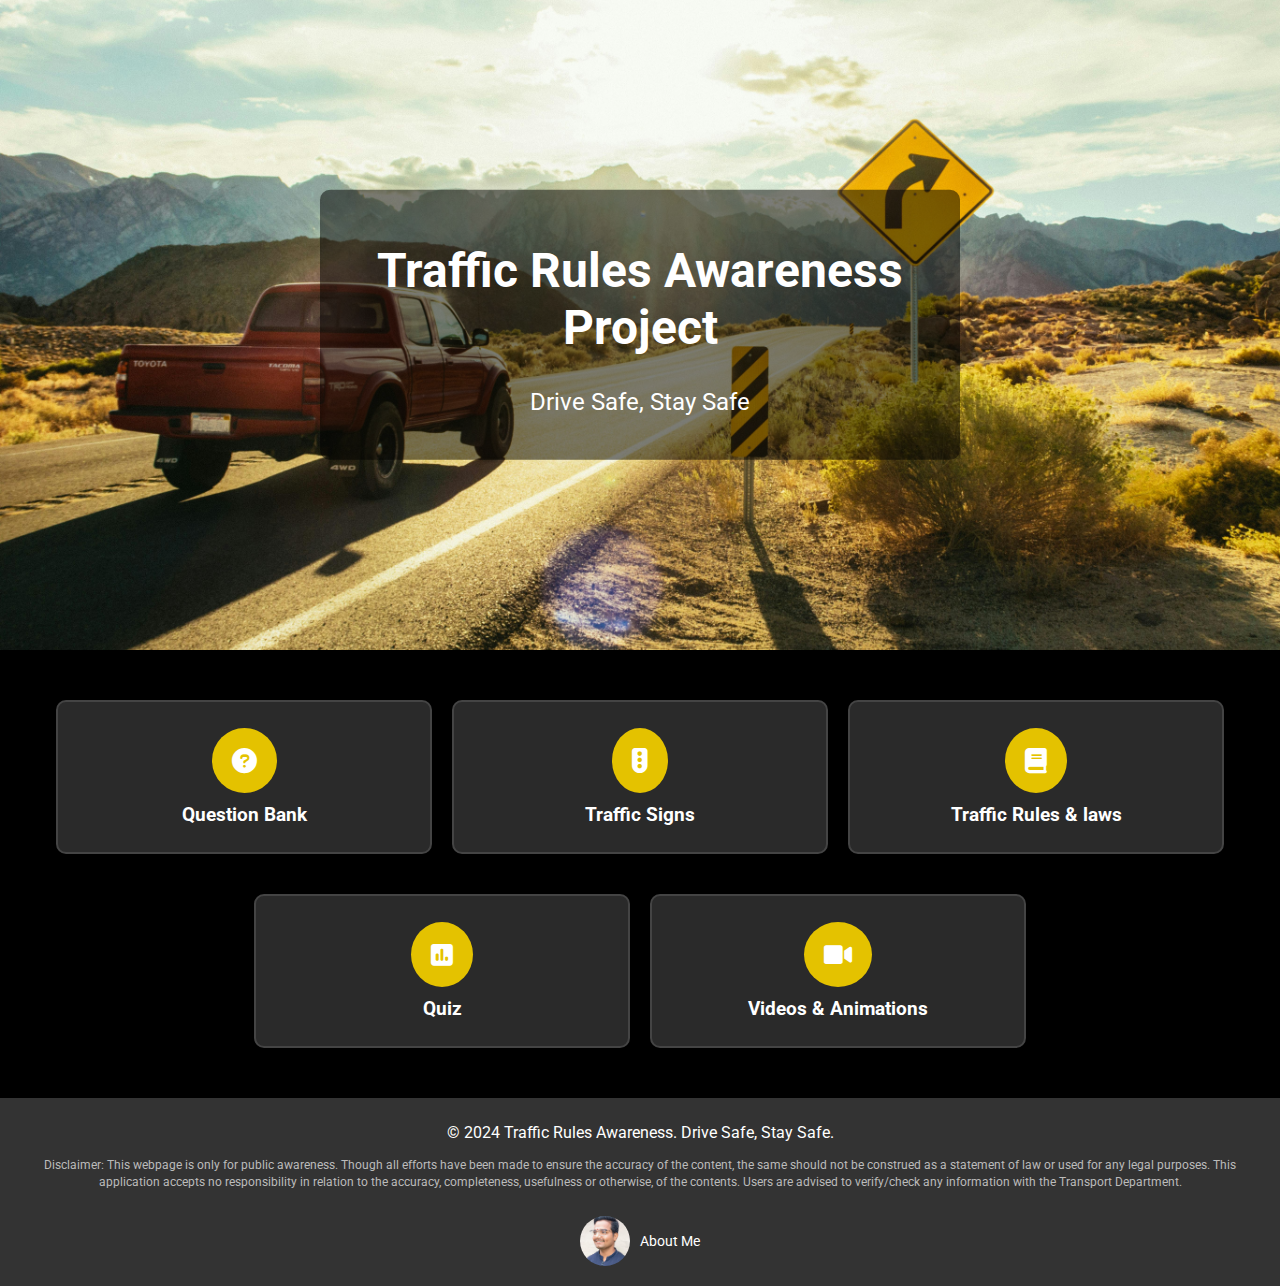
<file: index.html>
<!DOCTYPE html>
<html lang="en">
<head>
    <meta charset="UTF-8">
    <meta name="viewport" content="width=device-width, initial-scale=1.0">
    <title>Traffic Rules Awareness</title>
    <link rel="stylesheet" href="styles.css">
    <link rel="stylesheet" href="https://cdnjs.cloudflare.com/ajax/libs/font-awesome/6.0.0-beta3/css/all.min.css">
    <link href="https://fonts.googleapis.com/css2?family=Roboto:wght@400;700&display=swap" rel="stylesheet">
</head>
<body>
    <header>
        <div class="hero-image">
            <div class="hero-text">
                <h1>Traffic Rules Awareness Project</h1>
                <p>Drive Safe, Stay Safe</p>
            </div>
        </div>
    </header>

    <main>
        <div class="content-boxes">
            <a href="questions.html" class="box">
                <i class="fas fa-question-circle fa-2x"></i>
                <p>Question Bank</p>
            </a>
            <a href="signs.html" class="box">
                <i class="fas fa-traffic-light fa-2x"></i>
                <p>Traffic Signs</p>
            </a>
            <a href="laws.html" class="box">
                <i class="fas fa-book fa-2x"></i>
                <p>Traffic Rules & laws</p>
            </a>
        </div>
        <div class="content-boxes">
            <a href="quiz.html" class="box">
                <i class="fas fa-poll fa-2x"></i>
                <p>Quiz</p>
            </a>
            <a href="videos.html" class="box">
                <i class="fas fa-video fa-2x"></i>
                <p>Videos & Animations</p>
            </a>
            <!-- <a href="game.html" class="box">
                <i class="fas fa-gamepad fa-2x"></i>
                <p>Traffic Rules Game</p>
            </a> -->
        </div>
    </main>

    <footer>
        <div class="footer-content">
            <p>&copy; 2024 Traffic Rules Awareness. Drive Safe, Stay Safe.</p>
            <p class="disclaimer">Disclaimer: This webpage is only for public awareness. Though all efforts have been made to ensure the accuracy of the content, the same should not be construed as a statement of law or used for any legal purposes. This application accepts no responsibility in relation to the accuracy, completeness, usefulness or otherwise, of the contents. Users are advised to verify/check any information with the Transport Department.</p>
            <a href="about-me.html" class="about-me">
                <img src="profileImage.jpg" alt="Ghansham More" class="profile-pic">
                <p>About Me</p>
            </a>
        </div>
    </footer>
    

    <script src="scripts.js"></script>
</body>
</html>
</file>
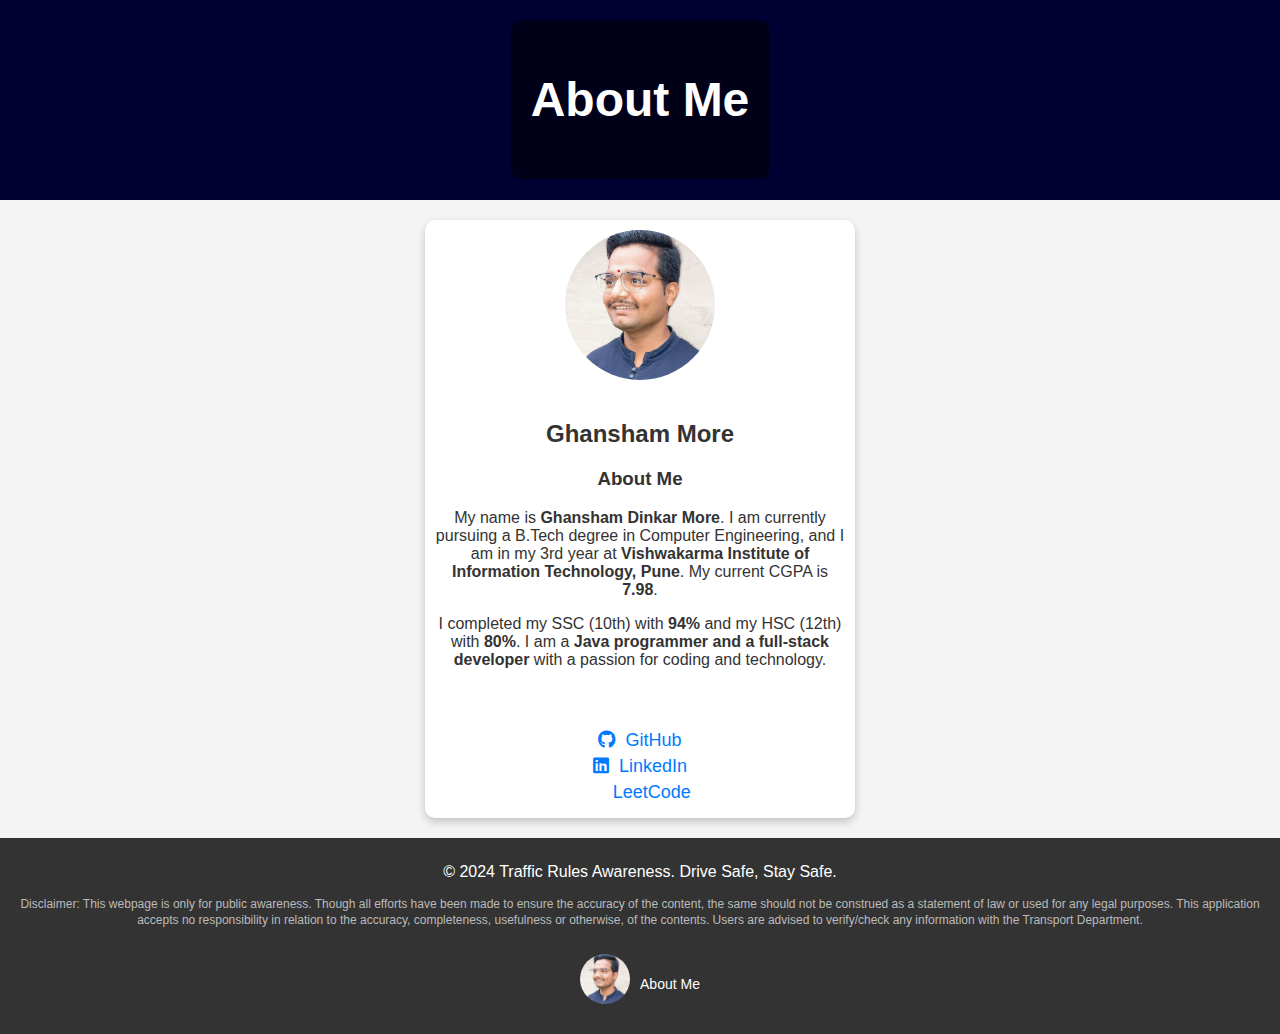
<file: about-me.html>
<!DOCTYPE html>
<html lang="en">
<head>
    <meta charset="UTF-8">
    <meta name="viewport" content="width=device-width, initial-scale=1.0">
    <title>About Me - Ghansham More</title>
    <link rel="stylesheet" href="about-me_styles.css">
    <link rel="stylesheet" href="https://cdnjs.cloudflare.com/ajax/libs/font-awesome/5.15.4/css/all.min.css">
</head>
<body>
    <header>
        <div class="hero-image">
            <div class="hero-text">
                <h1>About Me</h1>
            </div>
        </div>
    </header>
    <main>
        <div class="box">
            <div class="profile">
                <div class="profile-info">
                    <img src="profileImage.jpg" alt="Ghansham More" class="profile-pic">
                    <div class="details">
                        <h2>Ghansham More</h2>
                        <h3>About Me</h3>
    
                        <p>My name is <b>Ghansham Dinkar More</b>. I am currently pursuing a B.Tech degree in Computer Engineering, and I am in my 3rd year at <b>Vishwakarma Institute of Information Technology, Pune</b>. My current CGPA is <b>7.98</b>.</p>
                            
                        <p>I completed my SSC (10th) with <b>94% </b>and my HSC (12th) with <b>80%</b>. I am a <b>Java programmer and a full-stack developer</b> with a passion for coding and technology.</p>
                        
                    </div>
                </div>
                <div class="social-links">
                    <a href="https://github.com/Ghansham07" target="_blank">
                        <i class="fab fa-github"></i> GitHub
                    </a>
                    <a href="https://www.linkedin.com/in/ghansham-more-a2b245287?utm_source=share&utm_campaign=share_via&utm_content=profile&utm_medium=android_app" target="_blank">
                        <i class="fab fa-linkedin"></i> LinkedIn
                    </a>
                    <a href="https://leetcode.com/u/ghanshammore07/" target="_blank">
                        <i class="fa-regular fa-user"></i> LeetCode
                    </a>
                </div>
            </div>
        </div>
    </main>
    <footer>
        <div class="footer-content">
            <p>&copy; 2024 Traffic Rules Awareness. Drive Safe, Stay Safe.</p>
            <p class="disclaimer">Disclaimer: This webpage is only for public awareness. Though all efforts have been made to ensure the accuracy of the content, the same should not be construed as a statement of law or used for any legal purposes. This application accepts no responsibility in relation to the accuracy, completeness, usefulness or otherwise, of the contents. Users are advised to verify/check any information with the Transport Department.</p>
            <a href="about-me.html" class="about-me">
                <img src="profileImage.jpg" alt="Ghansham More" class="profile-pic">
                <p>About Me</p>
            </a>
        </div>
    </footer>
</body>
</html>
</file>
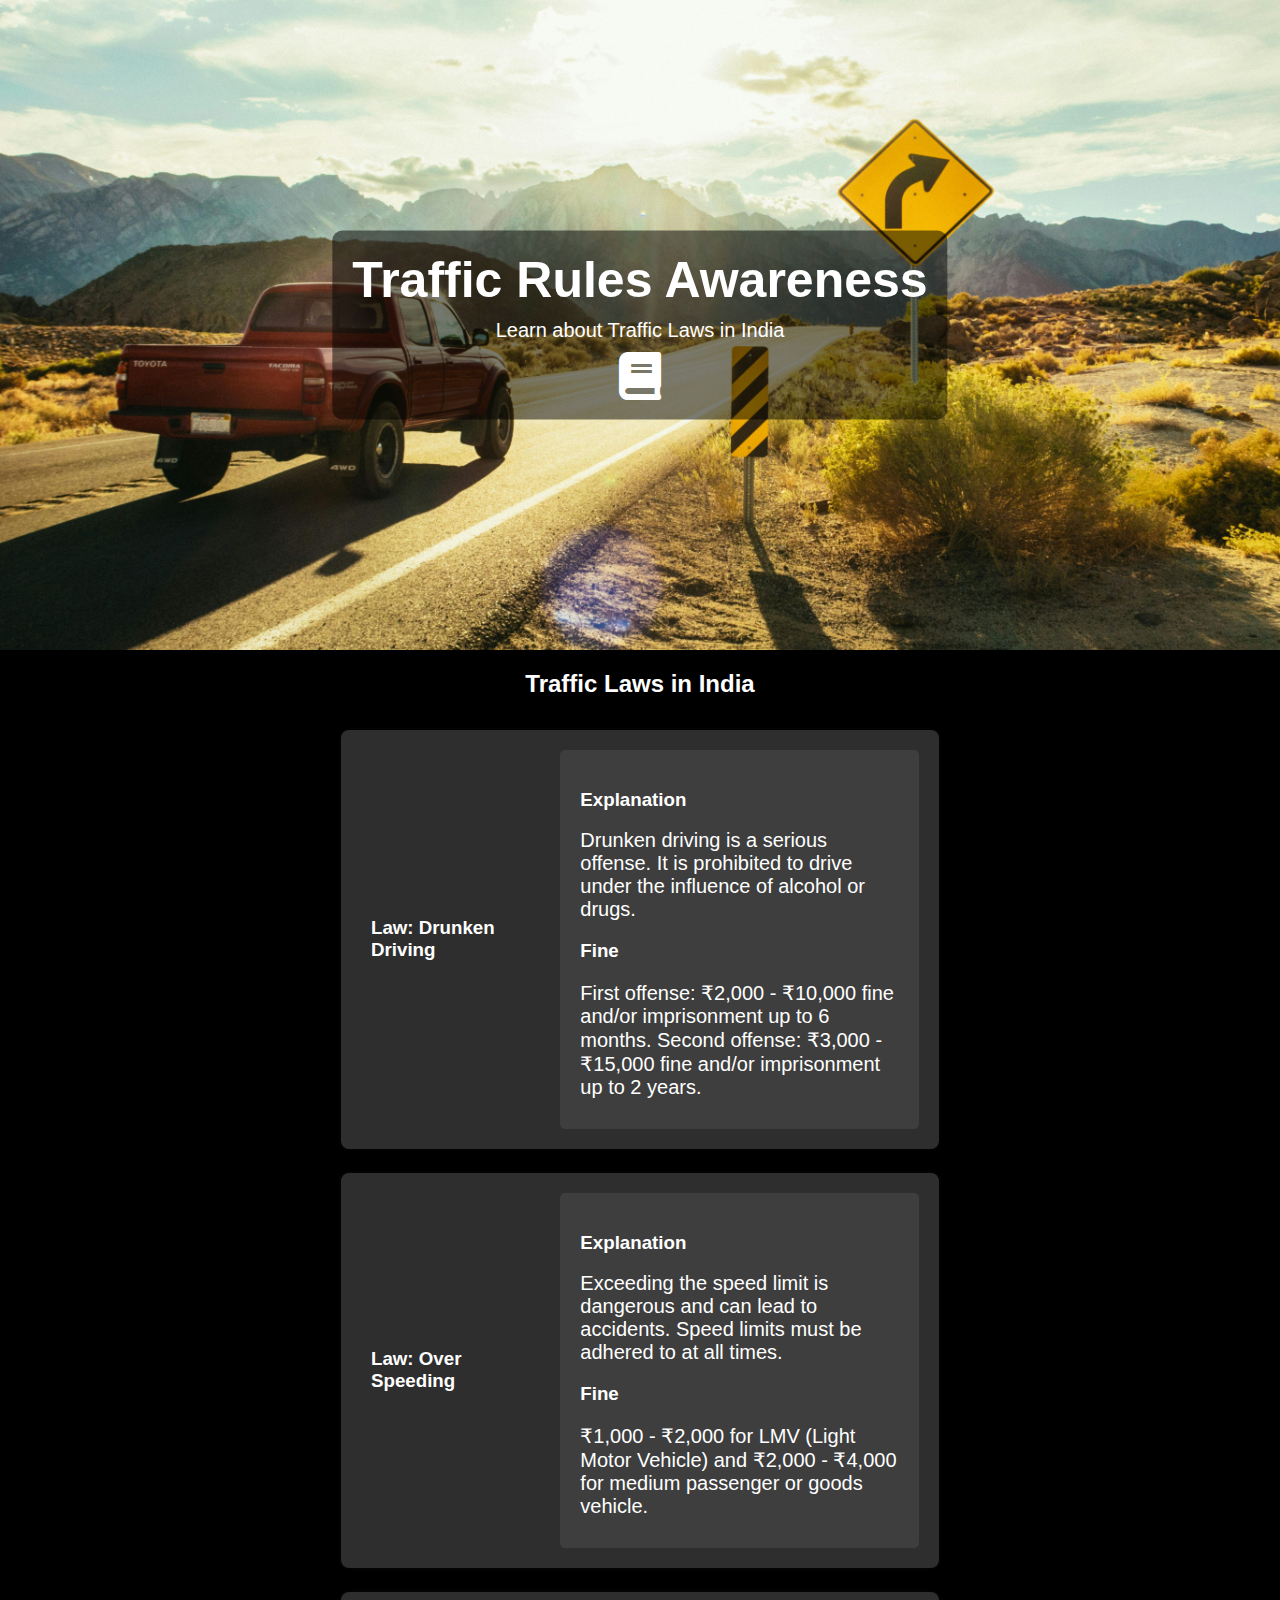
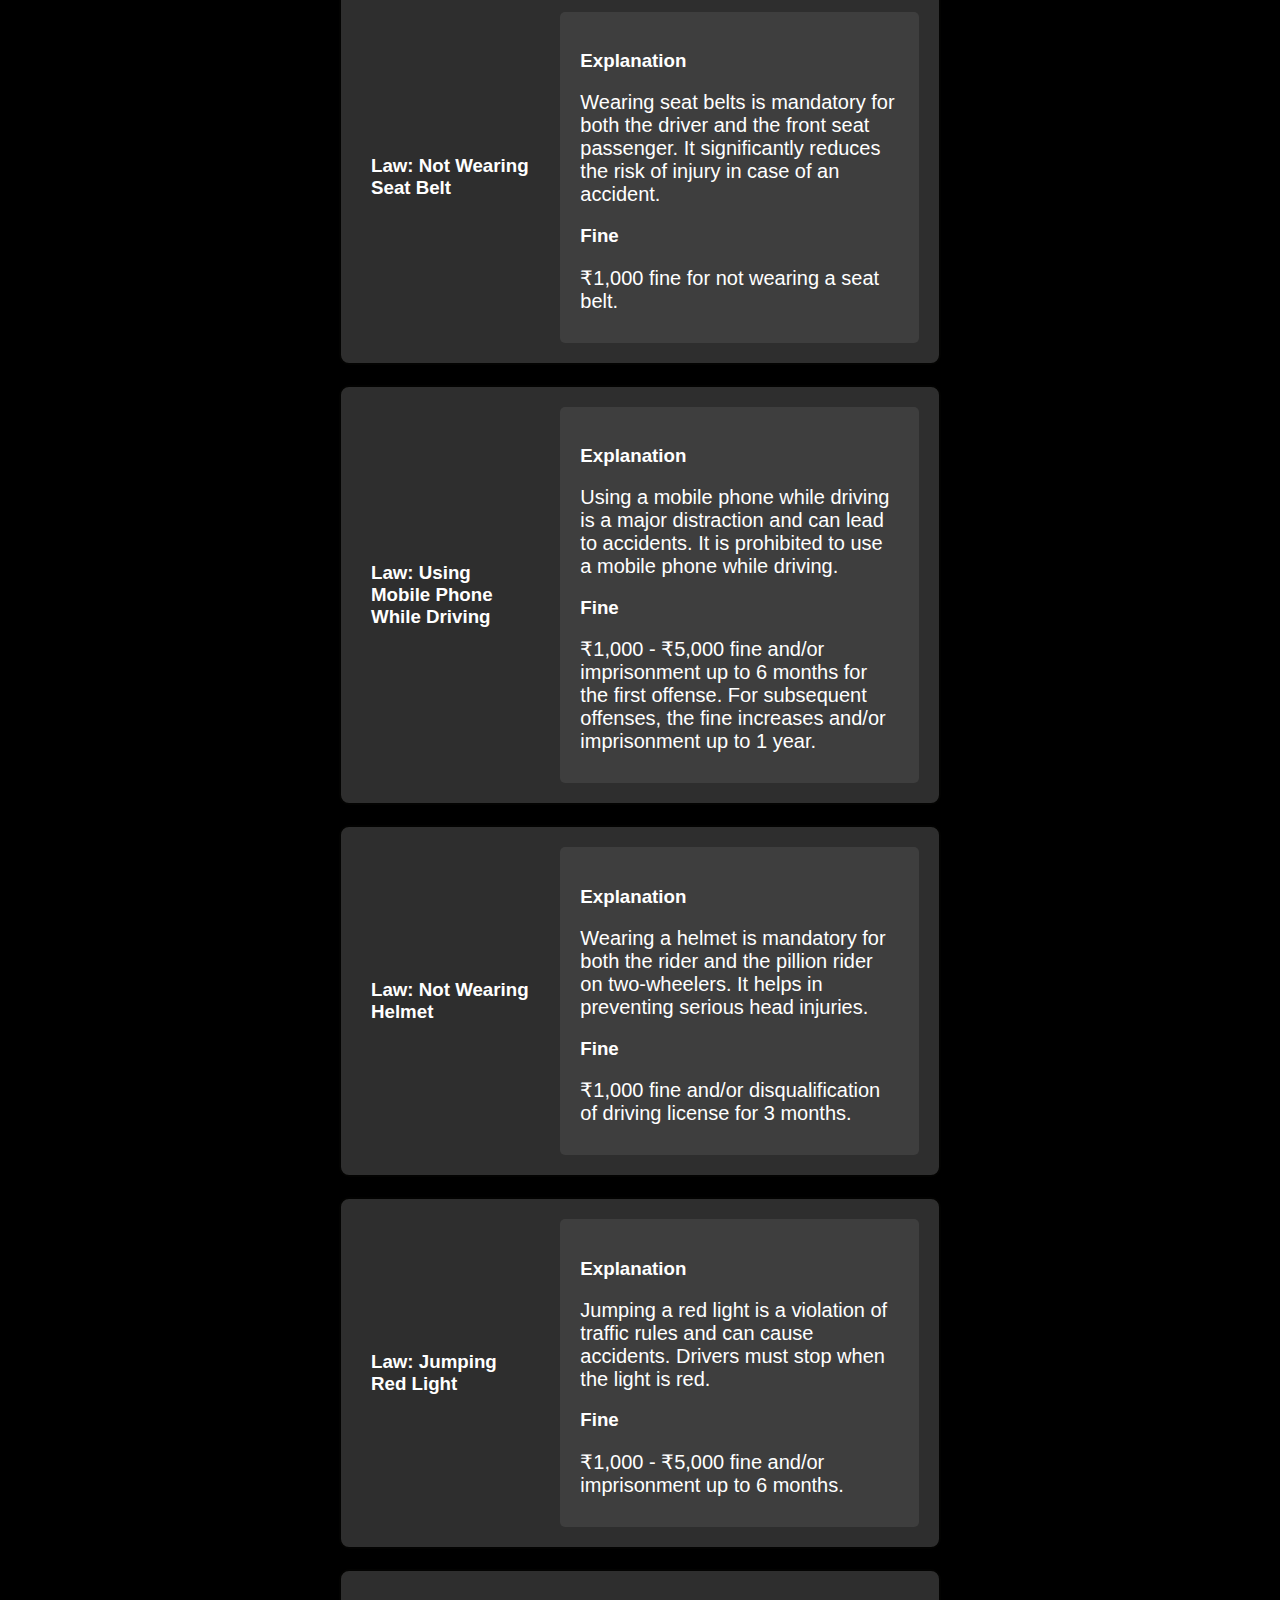
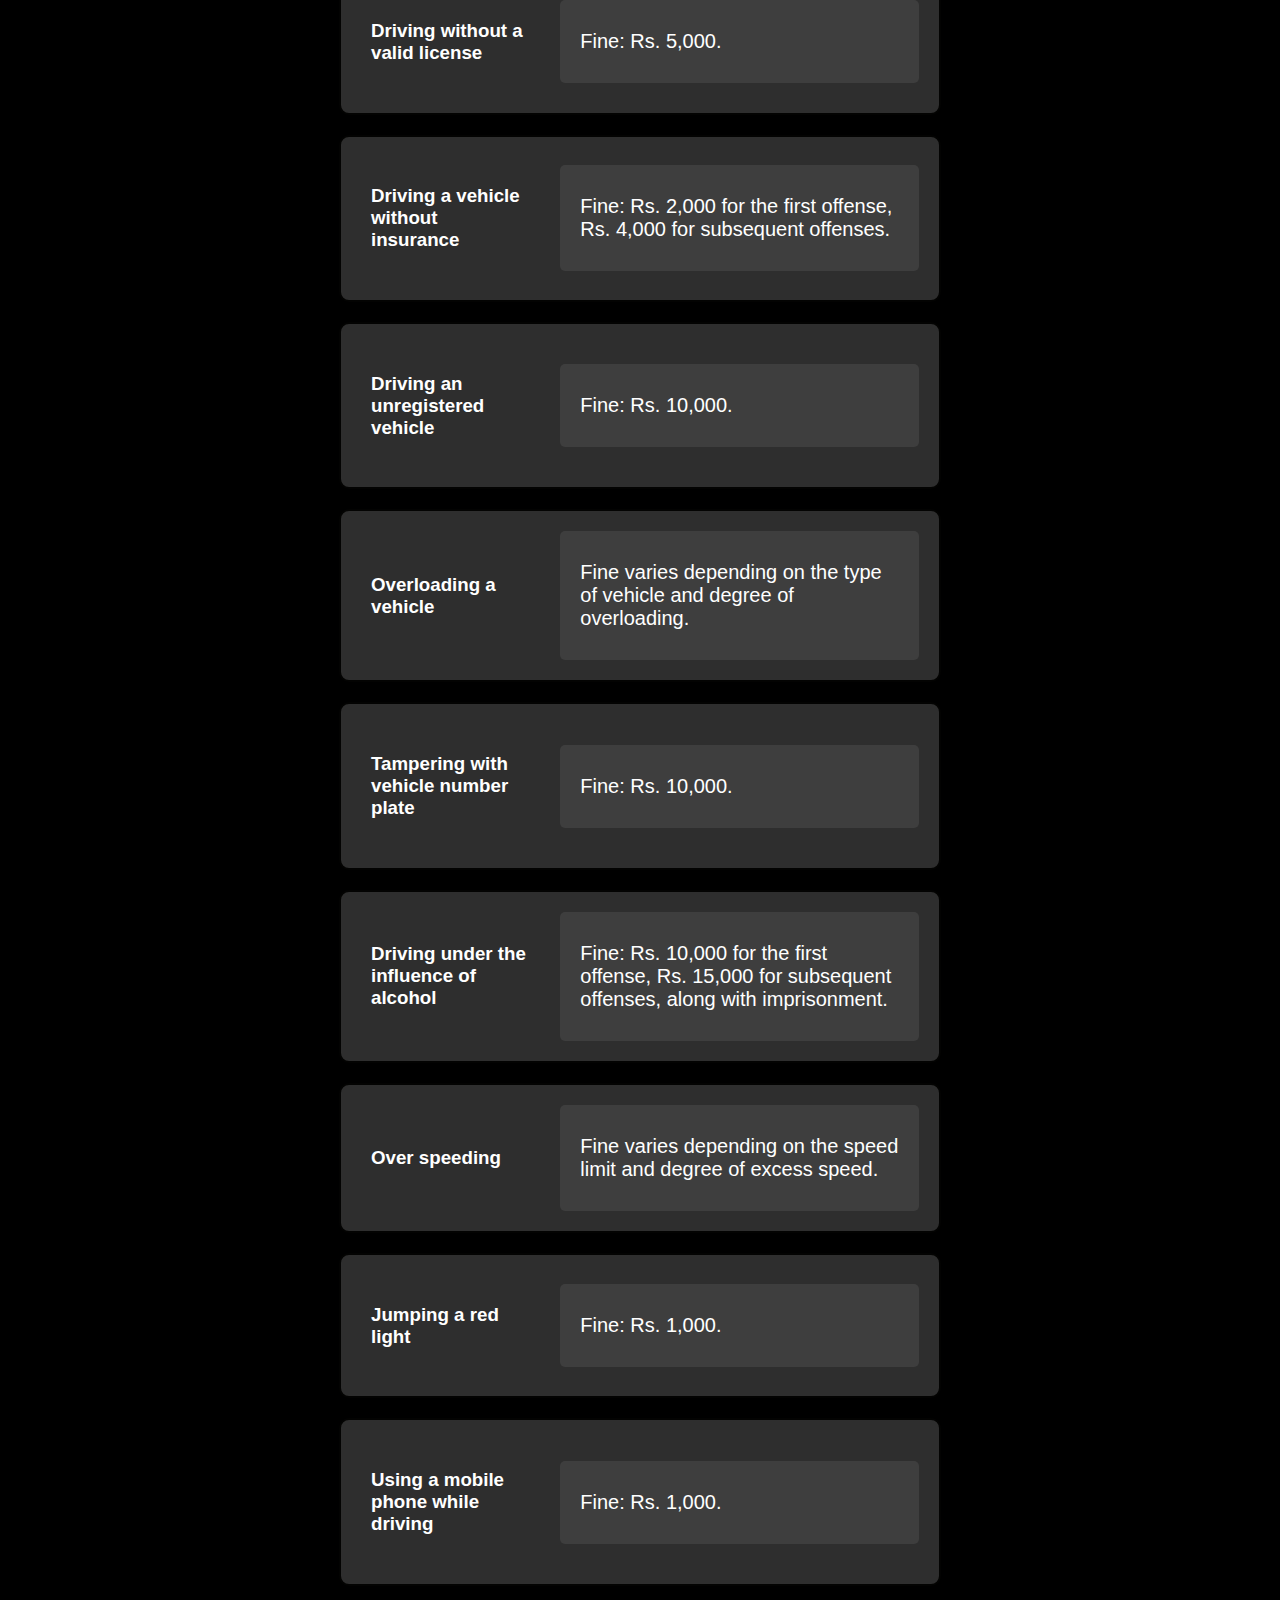
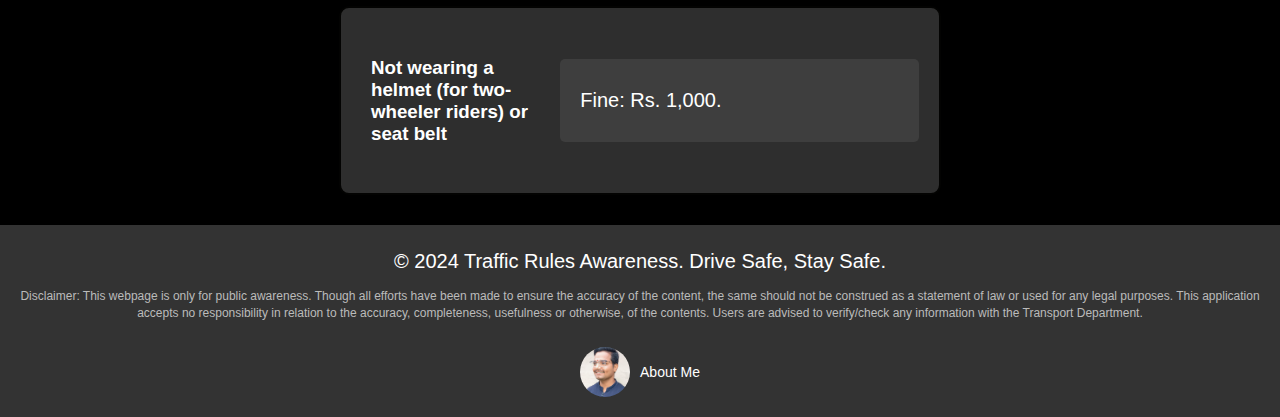
<file: laws.html>
<!DOCTYPE html>
<html lang="en">
<head>
    <meta charset="UTF-8">
    <meta name="viewport" content="width=device-width, initial-scale=1.0">
    <title>Traffic Rules Awareness - Traffic Laws in India</title>
    <link rel="stylesheet" href="laws_styles.css">
    <link rel="stylesheet" href="https://cdnjs.cloudflare.com/ajax/libs/font-awesome/5.15.4/css/all.min.css">
</head>
<body>
    <header>
        <div class="hero-image">
            <div class="hero-text">
                <h1>Traffic Rules Awareness</h1>
                <p>Learn about Traffic Laws in India</p>
                <i class="fas fa-book fa-2x"></i>
            </div>
        </div>
    </header>
    <main>
        <h2>Traffic Laws in India</h2>
        <div class="content-boxes">
            <!-- Traffic Laws and Information -->
            <div class="main-box">
                <div class="law-box">
                    <h3>Law: Drunken Driving</h3>
                </div>
                <div class="info-box">
                    <h3>Explanation</h3>
                    <p>Drunken driving is a serious offense. It is prohibited to drive under the influence of alcohol or drugs.</p>
                    <h3>Fine</h3>
                    <p>First offense: ₹2,000 - ₹10,000 fine and/or imprisonment up to 6 months. Second offense: ₹3,000 - ₹15,000 fine and/or imprisonment up to 2 years.</p>
                </div>
            </div>
            <div class="main-box">
                <div class="law-box">
                    <h3>Law: Over Speeding</h3>
                </div>
                <div class="info-box">
                    <h3>Explanation</h3>
                    <p>Exceeding the speed limit is dangerous and can lead to accidents. Speed limits must be adhered to at all times.</p>
                    <h3>Fine</h3>
                    <p>₹1,000 - ₹2,000 for LMV (Light Motor Vehicle) and ₹2,000 - ₹4,000 for medium passenger or goods vehicle.</p>
                </div>
            </div>
            <div class="main-box">
                <div class="law-box">
                    <h3>Law: Not Wearing Seat Belt</h3>
                </div>
                <div class="info-box">
                    <h3>Explanation</h3>
                    <p>Wearing seat belts is mandatory for both the driver and the front seat passenger. It significantly reduces the risk of injury in case of an accident.</p>
                    <h3>Fine</h3>
                    <p>₹1,000 fine for not wearing a seat belt.</p>
                </div>
            </div>
            <div class="main-box">
                <div class="law-box">
                    <h3>Law: Using Mobile Phone While Driving</h3>
                </div>
                <div class="info-box">
                    <h3>Explanation</h3>
                    <p>Using a mobile phone while driving is a major distraction and can lead to accidents. It is prohibited to use a mobile phone while driving.</p>
                    <h3>Fine</h3>
                    <p>₹1,000 - ₹5,000 fine and/or imprisonment up to 6 months for the first offense. For subsequent offenses, the fine increases and/or imprisonment up to 1 year.</p>
                </div>
            </div>
            <div class="main-box">
                <div class="law-box">
                    <h3>Law: Not Wearing Helmet</h3>
                </div>
                <div class="info-box">
                    <h3>Explanation</h3>
                    <p>Wearing a helmet is mandatory for both the rider and the pillion rider on two-wheelers. It helps in preventing serious head injuries.</p>
                    <h3>Fine</h3>
                    <p>₹1,000 fine and/or disqualification of driving license for 3 months.</p>
                </div>
            </div>
            <div class="main-box">
                <div class="law-box">
                    <h3>Law: Jumping Red Light</h3>
                </div>
                <div class="info-box">
                    <h3>Explanation</h3>
                    <p>Jumping a red light is a violation of traffic rules and can cause accidents. Drivers must stop when the light is red.</p>
                    <h3>Fine</h3>
                    <p>₹1,000 - ₹5,000 fine and/or imprisonment up to 6 months.</p>
                </div>
            </div>
            <div class="content-boxes">
                <div class="main-box">
                    <div class="law-box">
                        <h3>Driving without a valid license</h3>
                    </div>
                    <div class="info-box">
                        <p>Fine: Rs. 5,000.</p>
                    </div>
                </div>
                <div class="main-box">
                    <div class="law-box">
                        <h3>Driving a vehicle without insurance</h3>
                    </div>
                    <div class="info-box">
                        <p>Fine: Rs. 2,000 for the first offense, Rs. 4,000 for subsequent offenses.</p>
                    </div>
                </div>
                <div class="main-box">
                    <div class="law-box">
                        <h3>Driving an unregistered vehicle</h3>
                    </div>
                    <div class="info-box">
                        <p>Fine: Rs. 10,000.</p>
                    </div>
                </div>
                <div class="main-box">
                    <div class="law-box">
                        <h3>Overloading a vehicle</h3>
                    </div>
                    <div class="info-box">
                        <p>Fine varies depending on the type of vehicle and degree of overloading.</p>
                    </div>
                </div>
                <div class="main-box">
                    <div class="law-box">
                        <h3>Tampering with vehicle number plate</h3>
                    </div>
                    <div class="info-box">
                        <p>Fine: Rs. 10,000.</p>
                    </div>
                </div>
                <div class="main-box">
                    <div class="law-box">
                        <h3>Driving under the influence of alcohol</h3>
                    </div>
                    <div class="info-box">
                        <p>Fine: Rs. 10,000 for the first offense, Rs. 15,000 for subsequent offenses, along with imprisonment.</p>
                    </div>
                </div>
                <div class="main-box">
                    <div class="law-box">
                        <h3>Over speeding</h3>
                    </div>
                    <div class="info-box">
                        <p>Fine varies depending on the speed limit and degree of excess speed.</p>
                    </div>
                </div>
                <div class="main-box">
                    <div class="law-box">
                        <h3>Jumping a red light</h3>
                    </div>
                    <div class="info-box">
                        <p>Fine: Rs. 1,000.</p>
                    </div>
                </div>
                <div class="main-box">
                    <div class="law-box">
                        <h3>Using a mobile phone while driving</h3>
                    </div>
                    <div class="info-box">
                        <p>Fine: Rs. 1,000.</p>
                    </div>
                </div>
                <div class="main-box">
                    <div class="law-box">
                        <h3>Not wearing a helmet (for two-wheeler riders) or seat belt</h3>
                    </div>
                    <div class="info-box">
                        <p>Fine: Rs. 1,000.</p>
                    </div>
                </div>
            </div>
        </div>
    </main>
    <footer>
        <div class="footer-content">
            <p>&copy; 2024 Traffic Rules Awareness. Drive Safe, Stay Safe.</p>
            <p class="disclaimer">Disclaimer: This webpage is only for public awareness. Though all efforts have been made to ensure the accuracy of the content, the same should not be construed as a statement of law or used for any legal purposes. This application accepts no responsibility in relation to the accuracy, completeness, usefulness or otherwise, of the contents. Users are advised to verify/check any information with the Transport Department.</p>
            <a href="about-me.html" class="about-me">
                <img src="profileImage.jpg" alt="Ghansham More" class="profile-pic">
                <p>About Me</p>
            </a>
        </div>
    </footer>
</body>
</html>
</file>
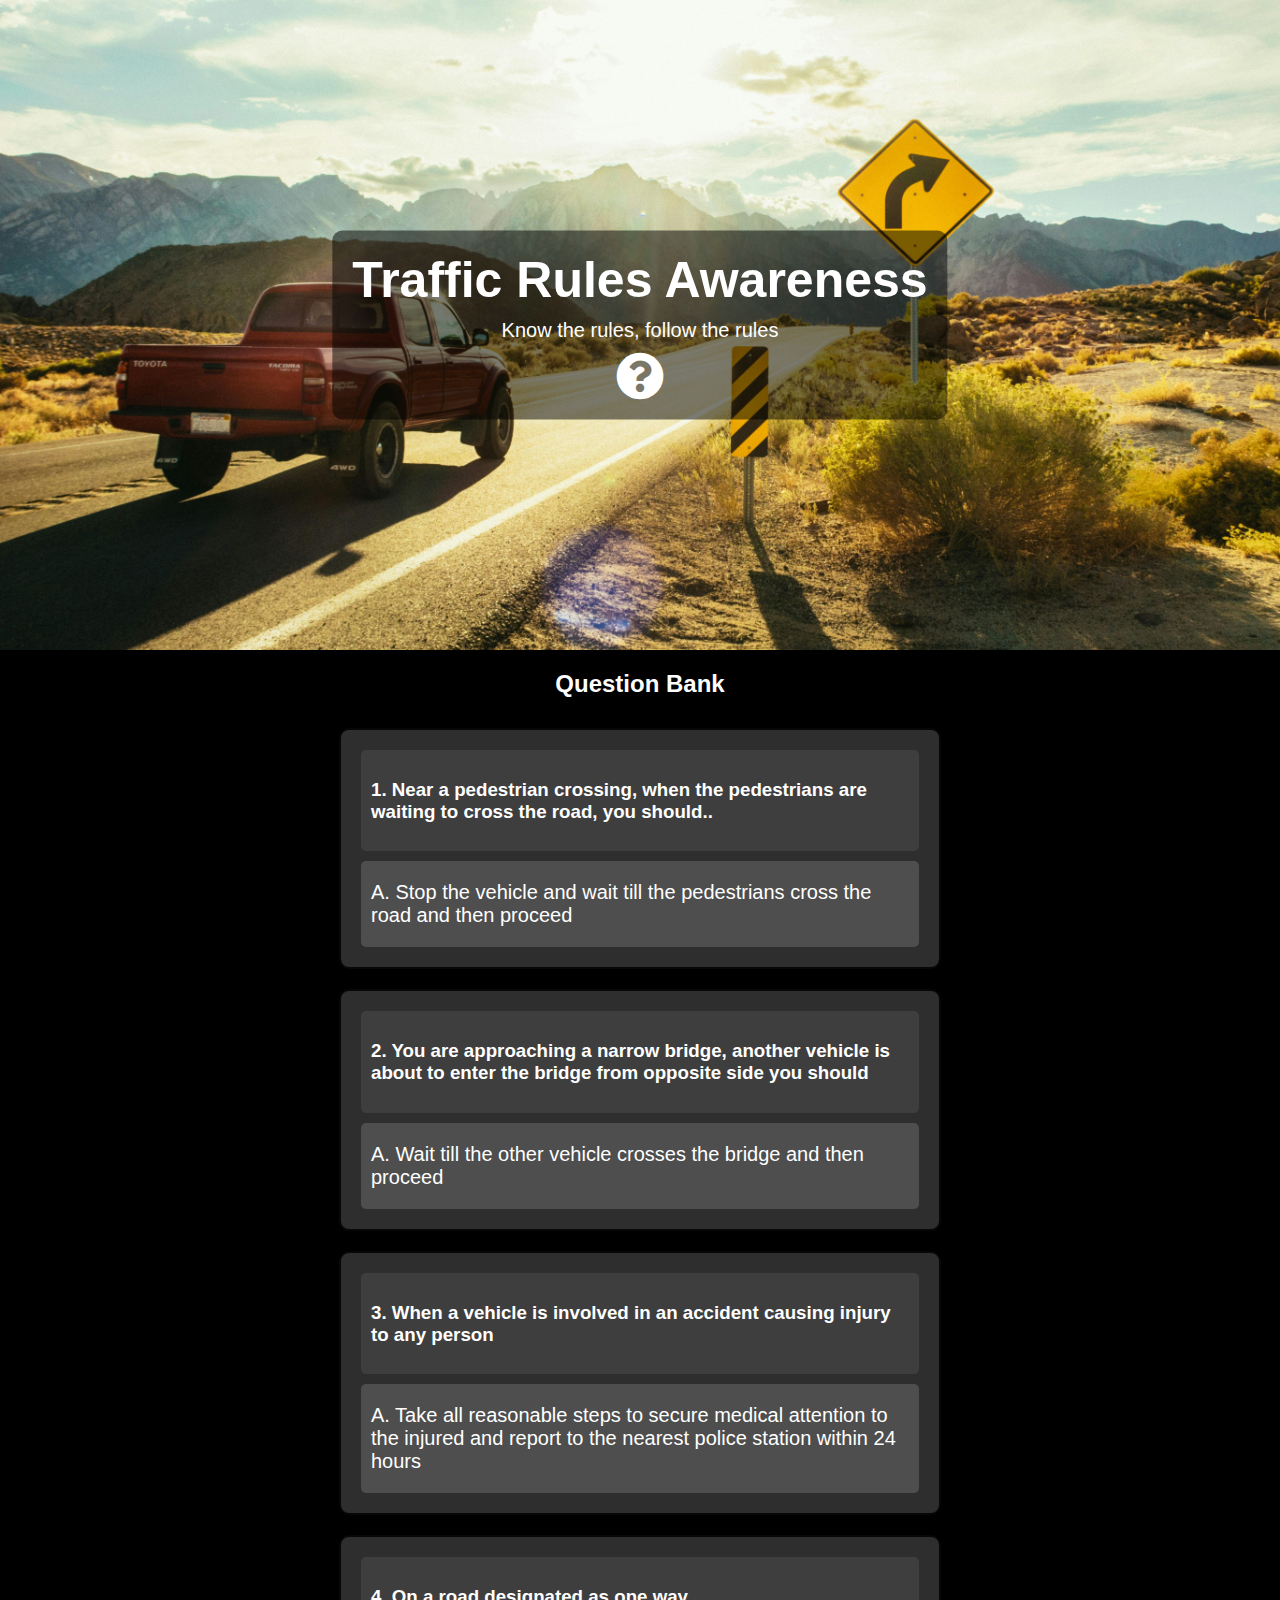
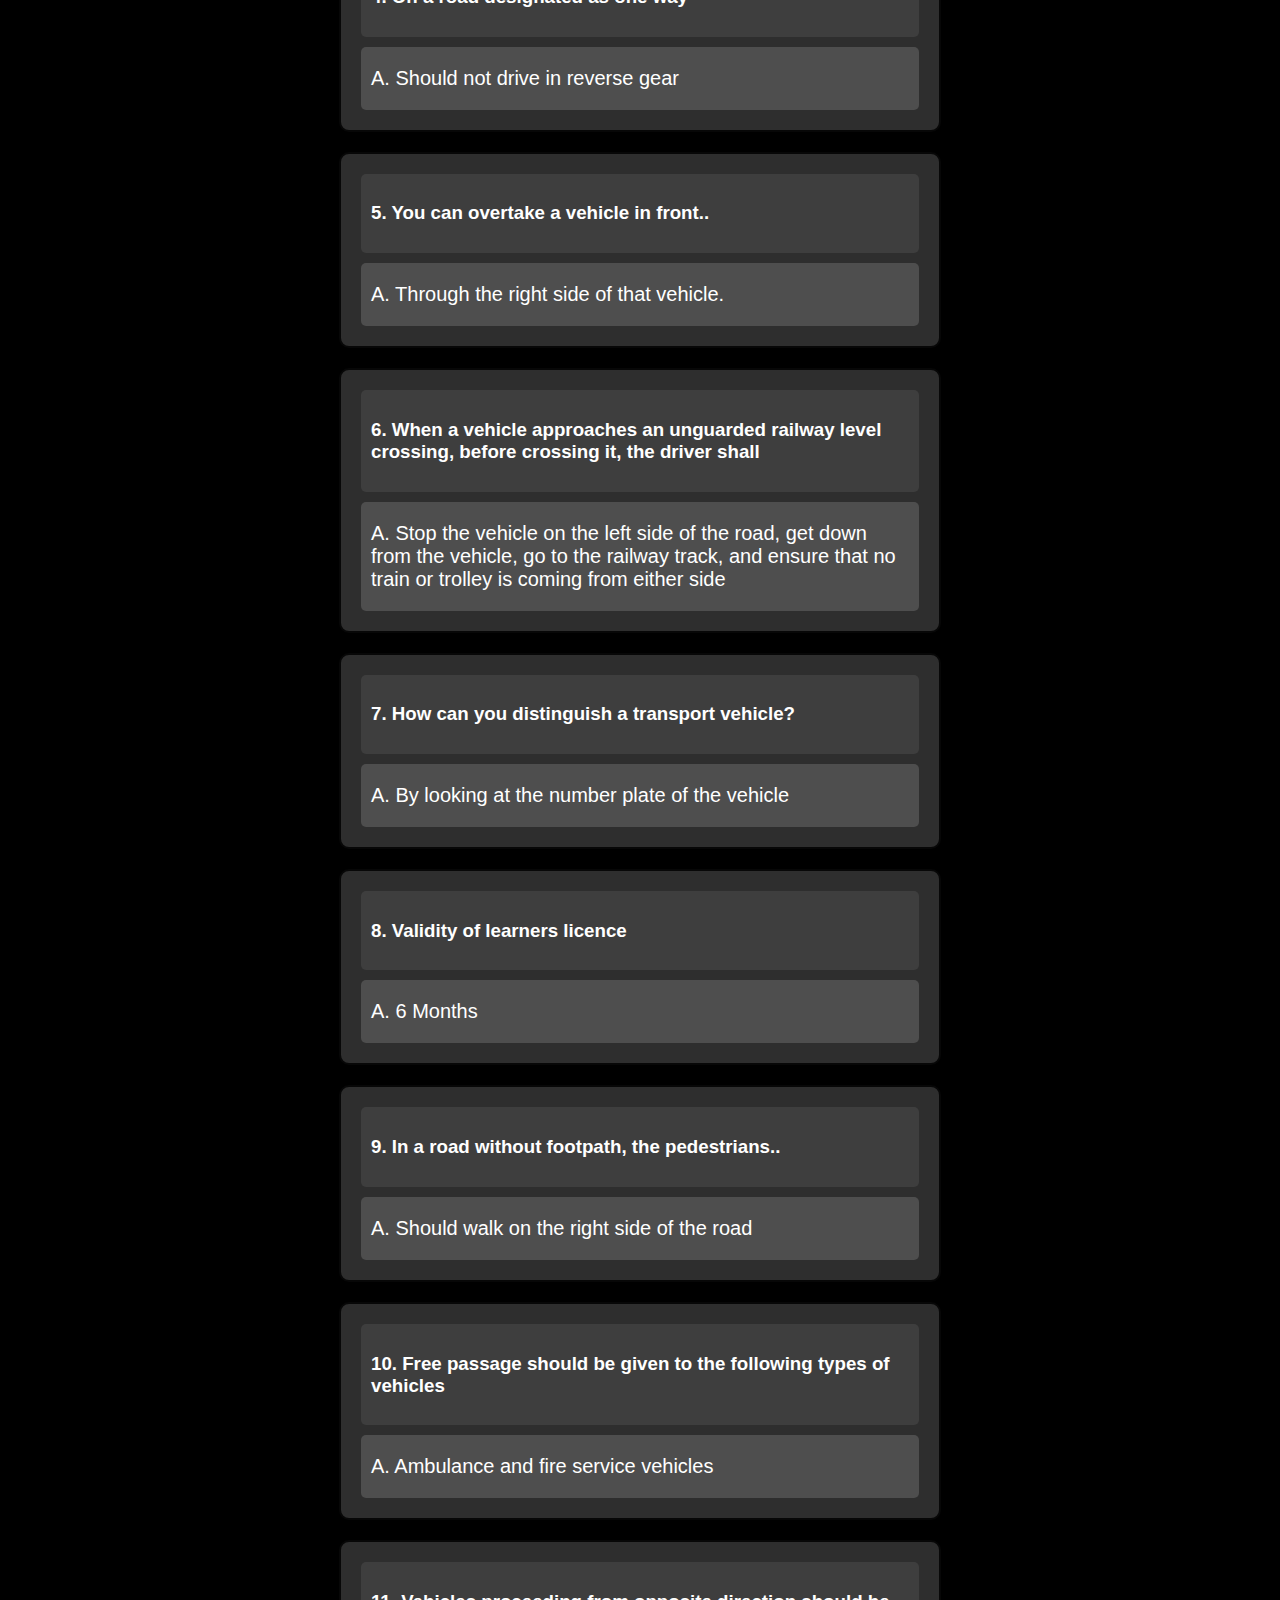
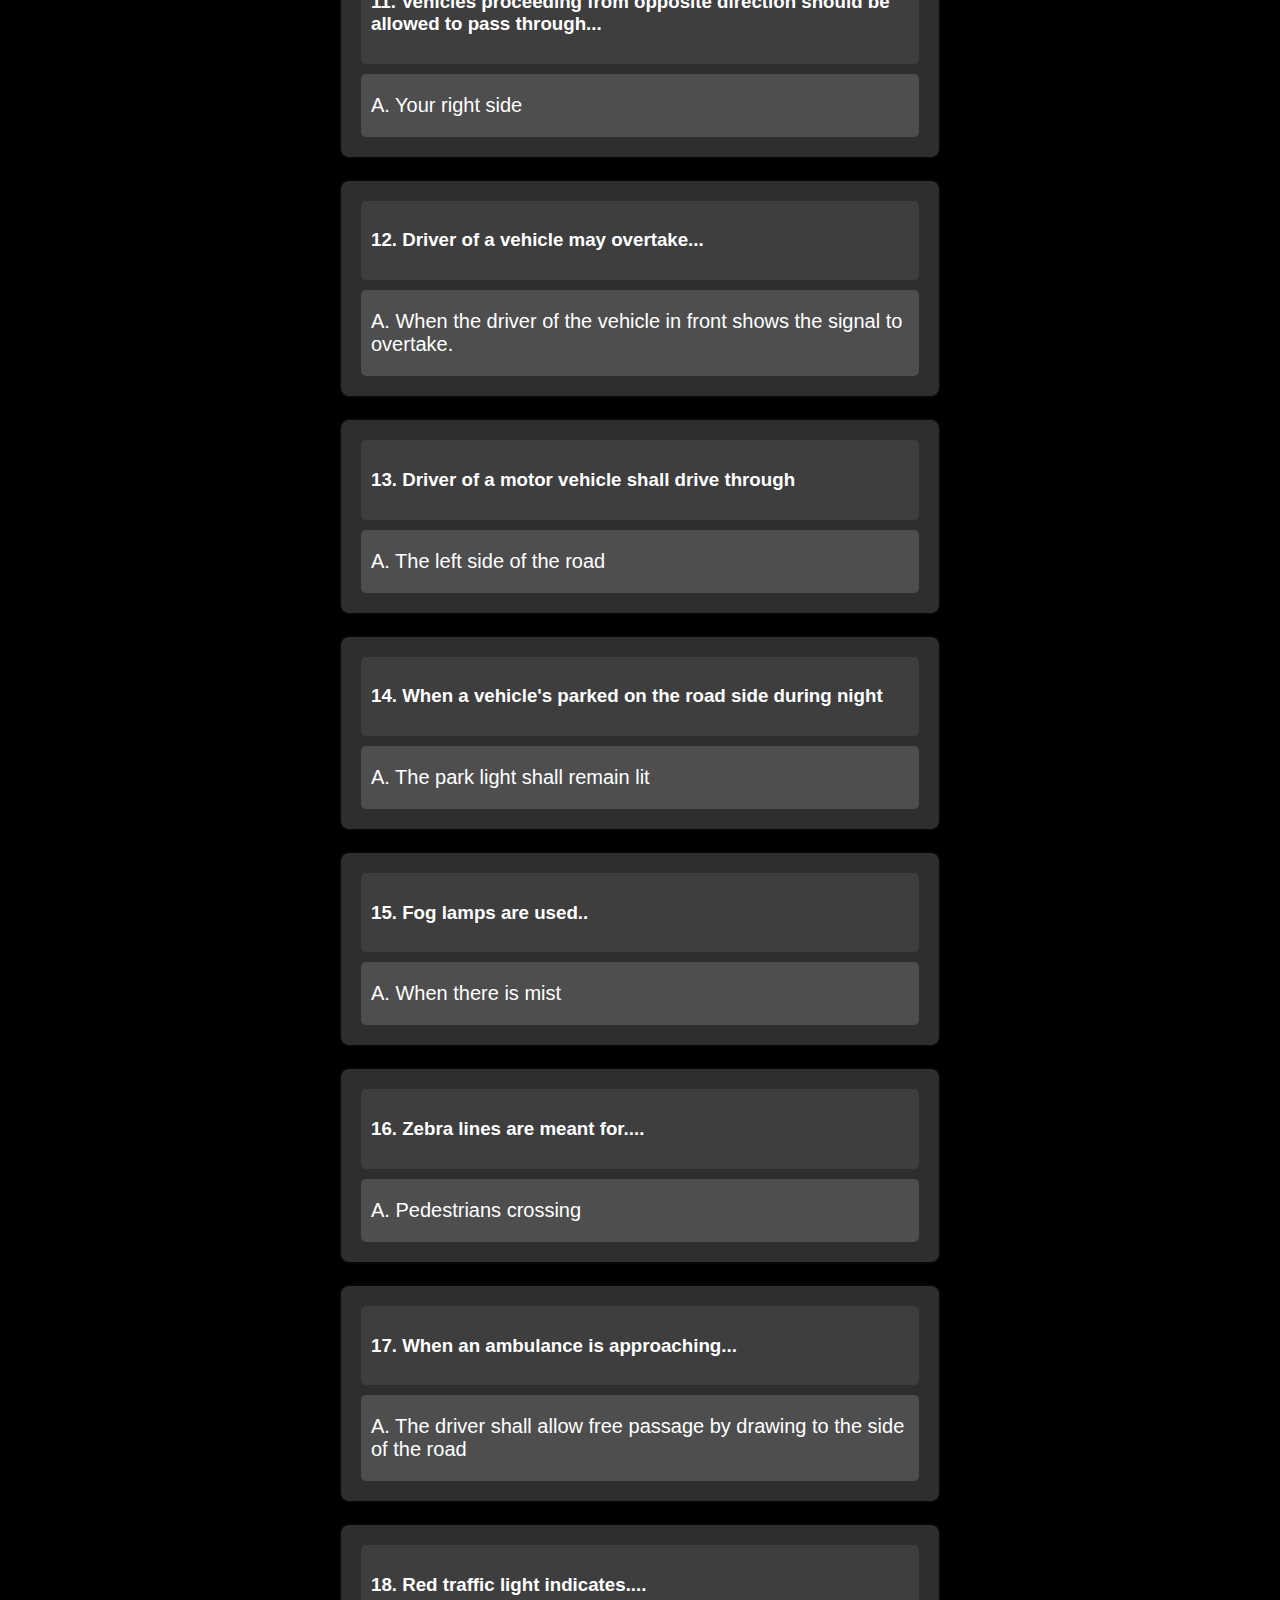
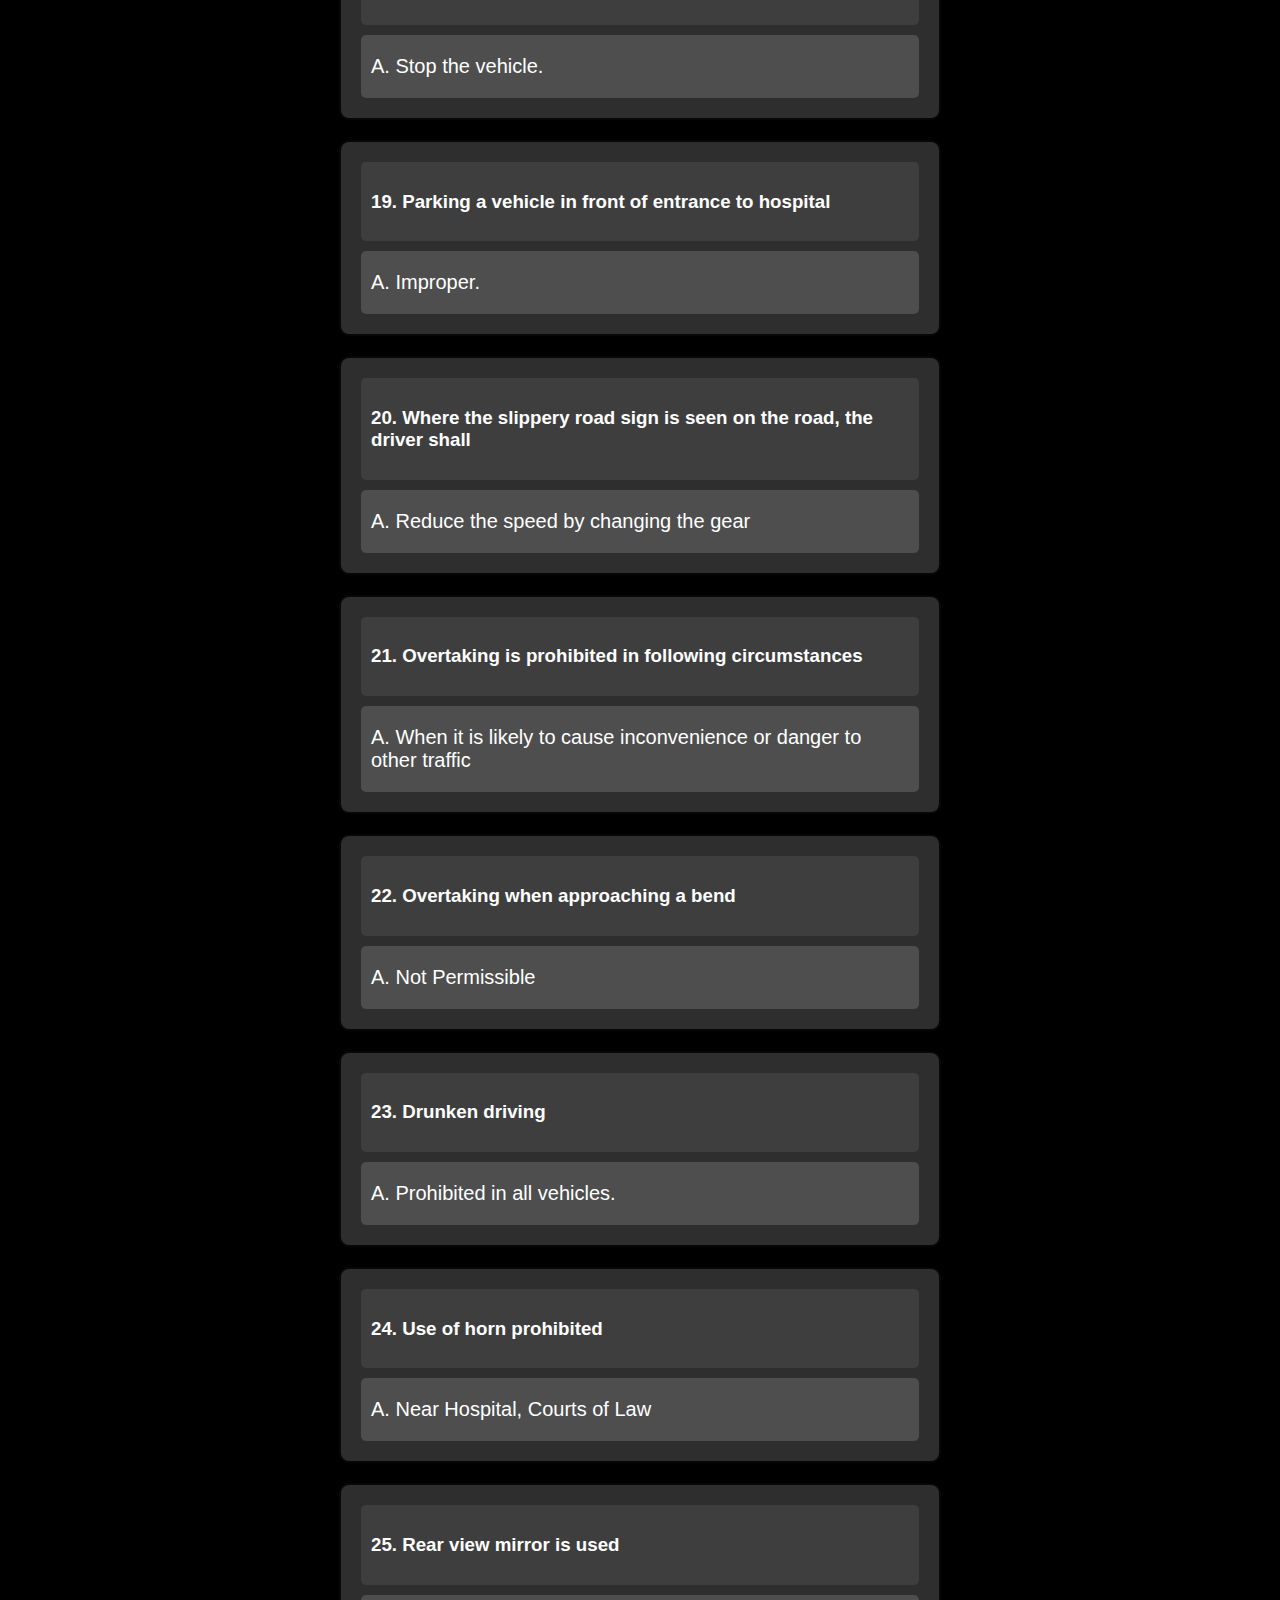
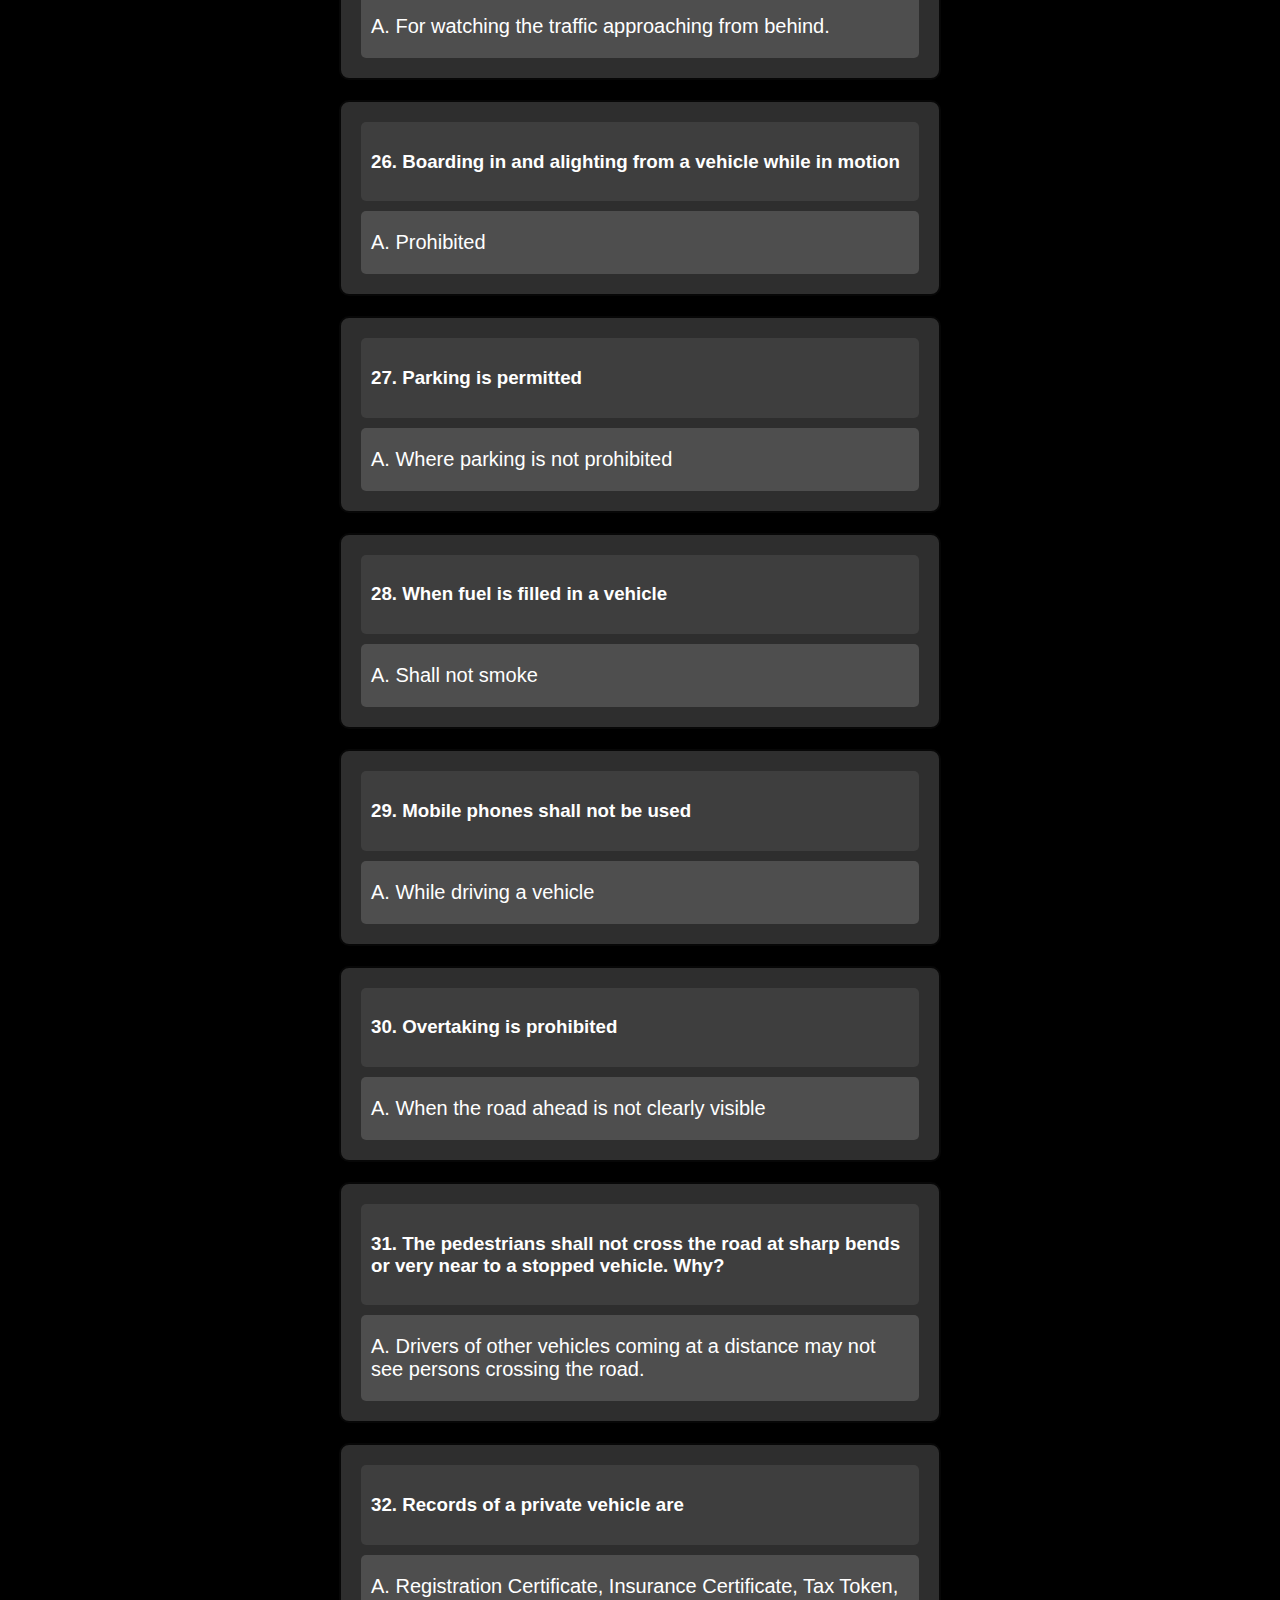
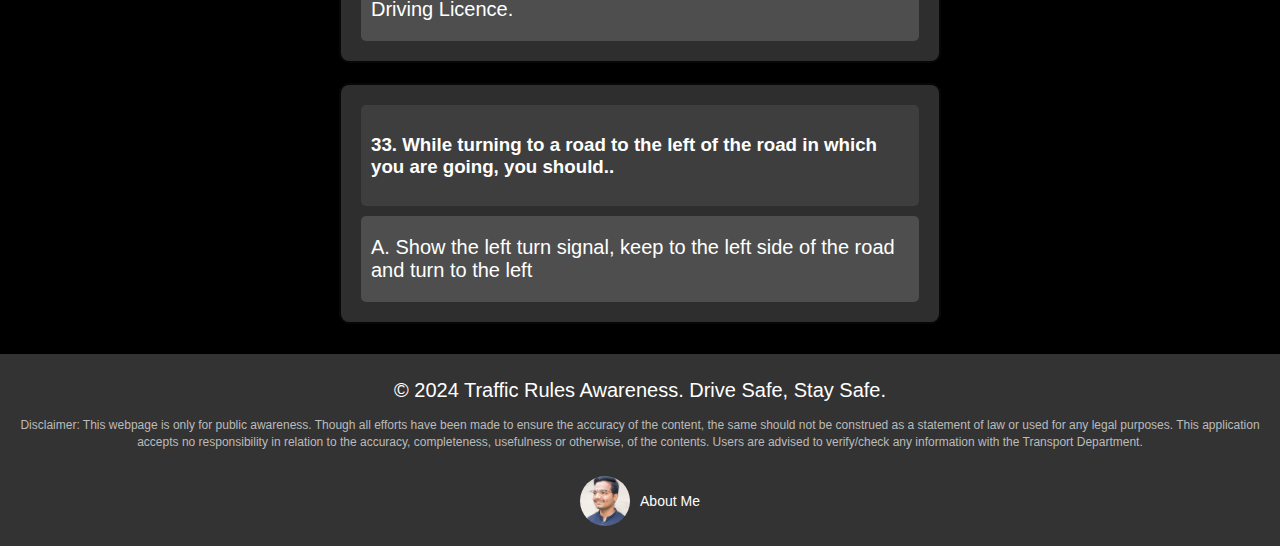
<file: questions.html>
<!DOCTYPE html>
<html lang="en">
<head>
    <meta charset="UTF-8">
    <meta name="viewport" content="width=device-width, initial-scale=1.0">
    <title>Traffic Rules Awareness - Question Bank</title>
    <link rel="stylesheet" href="questions_styles.css">
    <link rel="stylesheet" href="https://cdnjs.cloudflare.com/ajax/libs/font-awesome/5.15.4/css/all.min.css">
</head>
<body>
    <header>
        <div class="hero-image">
            <div class="hero-text">
                <h1>Traffic Rules Awareness</h1>
                <p>Know the rules, follow the rules</p>
                <i class="fas fa-question-circle fa-2x"></i>
            </div>
        </div>
    </header>
    <main>
        <h2>Question Bank</h2>
        <div class="content-boxes">
            <!-- Questions and Answers -->
            <div class="main-box">
                <div class="question-box">
                    <h3>1. Near a pedestrian crossing, when the pedestrians are waiting to cross the road, you should..</h3>
                </div>
                <div class="answer-box">
                    <p>A. Stop the vehicle and wait till the pedestrians cross the road and then proceed</p>
                </div>
            </div>
            <div class="main-box">
                <div class="question-box">
                    <h3>2. You are approaching a narrow bridge, another vehicle is about to enter the bridge from opposite side you should</h3>
                </div>
                <div class="answer-box">
                    <p>A. Wait till the other vehicle crosses the bridge and then proceed</p>
                </div>
            </div>
            <div class="main-box">
                <div class="question-box">
                    <h3>3. When a vehicle is involved in an accident causing injury to any person</h3>
                </div>
                <div class="answer-box">
                    <p>A. Take all reasonable steps to secure medical attention to the injured and report to the nearest police station within 24 hours</p>
                </div>
            </div>
            <div class="main-box">
                <div class="question-box">
                    <h3>4. On a road designated as one way</h3>
                </div>
                <div class="answer-box">
                    <p>A. Should not drive in reverse gear</p>
                </div>
            </div>
            <div class="main-box">
                <div class="question-box">
                    <h3>5. You can overtake a vehicle in front..</h3>
                </div>
                <div class="answer-box">
                    <p>A. Through the right side of that vehicle.</p>
                </div>
            </div>
            <div class="main-box">
                <div class="question-box">
                    <h3>6. When a vehicle approaches an unguarded railway level crossing, before crossing it, the driver shall</h3>
                </div>
                <div class="answer-box">
                    <p>A. Stop the vehicle on the left side of the road, get down from the vehicle, go to the railway track, and ensure that no train or trolley is coming from either side</p>
                </div>
            </div>
            <div class="main-box">
                <div class="question-box">
                    <h3>7. How can you distinguish a transport vehicle?</h3>
                </div>
                <div class="answer-box">
                    <p>A. By looking at the number plate of the vehicle</p>
                </div>
            </div>
            <div class="main-box">
                <div class="question-box">
                    <h3>8. Validity of learners licence</h3>
                </div>
                <div class="answer-box">
                    <p>A. 6 Months</p>
                </div>
            </div>
            <div class="main-box">
                <div class="question-box">
                    <h3>9. In a road without footpath, the pedestrians..</h3>
                </div>
                <div class="answer-box">
                    <p>A. Should walk on the right side of the road</p>
                </div>
            </div>
            <div class="main-box">
                <div class="question-box">
                    <h3>10. Free passage should be given to the following types of vehicles</h3>
                </div>
                <div class="answer-box">
                    <p>A. Ambulance and fire service vehicles</p>
                </div>
            </div>
            <div class="main-box">
                <div class="question-box">
                    <h3>11. Vehicles proceeding from opposite direction should be allowed to pass through...</h3>
                </div>
                <div class="answer-box">
                    <p>A. Your right side</p>
                </div>
            </div>
            <div class="main-box">
                <div class="question-box">
                    <h3>12. Driver of a vehicle may overtake...</h3>
                </div>
                <div class="answer-box">
                    <p>A. When the driver of the vehicle in front shows the signal to overtake.</p>
                </div>
            </div>
            <div class="main-box">
                <div class="question-box">
                    <h3>13. Driver of a motor vehicle shall drive through</h3>
                </div>
                <div class="answer-box">
                    <p>A. The left side of the road</p>
                </div>
            </div>
            <div class="main-box">
                <div class="question-box">
                    <h3>14. When a vehicle's parked on the road side during night</h3>
                </div>
                <div class="answer-box">
                    <p>A. The park light shall remain lit</p>
                </div>
            </div>
            <div class="main-box">
                <div class="question-box">
                    <h3>15. Fog lamps are used..</h3>
                </div>
                <div class="answer-box">
                    <p>A. When there is mist</p>
                </div>
            </div>
            <div class="main-box">
                <div class="question-box">
                    <h3>16. Zebra lines are meant for....</h3>
                </div>
                <div class="answer-box">
                    <p>A. Pedestrians crossing</p>
                </div>
            </div>
            <div class="main-box">
                <div class="question-box">
                    <h3>17. When an ambulance is approaching...</h3>
                </div>
                <div class="answer-box">
                    <p>A. The driver shall allow free passage by drawing to the side of the road</p>
                </div>
            </div>
            <div class="main-box">
                <div class="question-box">
                    <h3>18. Red traffic light indicates....</h3>
                </div>
                <div class="answer-box">
                    <p>A. Stop the vehicle.</p>
                </div>
            </div>
            <div class="main-box">
                <div class="question-box">
                    <h3>19. Parking a vehicle in front of entrance to hospital</h3>
                </div>
                <div class="answer-box">
                    <p>A. Improper.</p>
                </div>
            </div>
            <div class="main-box">
                <div class="question-box">
                    <h3>20. Where the slippery road sign is seen on the road, the driver shall</h3>
                </div>
                <div class="answer-box">
                    <p>A. Reduce the speed by changing the gear</p>
                </div>
            </div>
            <div class="main-box">
                <div class="question-box">
                    <h3>21. Overtaking is prohibited in following circumstances</h3>
                </div>
                <div class="answer-box">
                    <p>A. When it is likely to cause inconvenience or danger to other traffic</p>
                </div>
            </div>
            <div class="main-box">
                <div class="question-box">
                    <h3>22. Overtaking when approaching a bend</h3>
                </div>
                <div class="answer-box">
                    <p>A. Not Permissible</p>
                </div>
            </div>
            <div class="main-box">
                <div class="question-box">
                    <h3>23. Drunken driving</h3>
                </div>
                <div class="answer-box">
                    <p>A. Prohibited in all vehicles.</p>
                </div>
            </div>
            <div class="main-box">
                <div class="question-box">
                    <h3>24. Use of horn prohibited</h3>
                </div>
                <div class="answer-box">
                    <p>A. Near Hospital, Courts of Law</p>
                </div>
            </div>
            <div class="main-box">
                <div class="question-box">
                    <h3>25. Rear view mirror is used</h3>
                </div>
                <div class="answer-box">
                    <p>A. For watching the traffic approaching from behind.</p>
                </div>
            </div>
            <div class="main-box">
                <div class="question-box">
                    <h3>26. Boarding in and alighting from a vehicle while in motion</h3>
                </div>
                <div class="answer-box">
                    <p>A. Prohibited</p>
                </div>
            </div>
            <div class="main-box">
                <div class="question-box">
                    <h3>27. Parking is permitted</h3>
                </div>
                <div class="answer-box">
                    <p>A. Where parking is not prohibited</p>
                </div>
            </div>
            <div class="main-box">
                <div class="question-box">
                    <h3>28. When fuel is filled in a vehicle</h3>
                </div>
                <div class="answer-box">
                    <p>A. Shall not smoke</p>
                </div>
            </div>
            <div class="main-box">
                <div class="question-box">
                    <h3>29. Mobile phones shall not be used</h3>
                </div>
                <div class="answer-box">
                    <p>A. While driving a vehicle</p>
                </div>
            </div>
            <div class="main-box">
                <div class="question-box">
                    <h3>30. Overtaking is prohibited</h3>
                </div>
                <div class="answer-box">
                    <p>A. When the road ahead is not clearly visible</p>
                </div>
            </div>
            <div class="main-box">
                <div class="question-box">
                    <h3>31. The pedestrians shall not cross the road at sharp bends or very near to a stopped vehicle. Why?</h3>
                </div>
                <div class="answer-box">
                    <p>A. Drivers of other vehicles coming at a distance may not see persons crossing the road.</p>
                </div>
            </div>
            <div class="main-box">
                <div class="question-box">
                    <h3>32. Records of a private vehicle are</h3>
                </div>
                <div class="answer-box">
                    <p>A. Registration Certificate, Insurance Certificate, Tax Token, Driving Licence.</p>
                </div>
            </div>
            <div class="main-box">
                <div class="question-box">
                    <h3>33. While turning to a road to the left of the road in which you are going, you should..</h3>
                </div>
                <div class="answer-box">
                    <p>A. Show the left turn signal, keep to the left side of the road and turn to the left</p>
                </div>
            </div>
        </div>
    </main>
    <footer>
        <div class="footer-content">
            <p>&copy; 2024 Traffic Rules Awareness. Drive Safe, Stay Safe.</p>
            <p class="disclaimer">Disclaimer: This webpage is only for public awareness. Though all efforts have been made to ensure the accuracy of the content, the same should not be construed as a statement of law or used for any legal purposes. This application accepts no responsibility in relation to the accuracy, completeness, usefulness or otherwise, of the contents. Users are advised to verify/check any information with the Transport Department.</p>
            <a href="about-me.html" class="about-me">
                <img src="profileImage.jpg" alt="Ghansham More" class="profile-pic">
                <p>About Me</p>
            </a>
        </div>
    </footer>
</body>
</html>
</file>
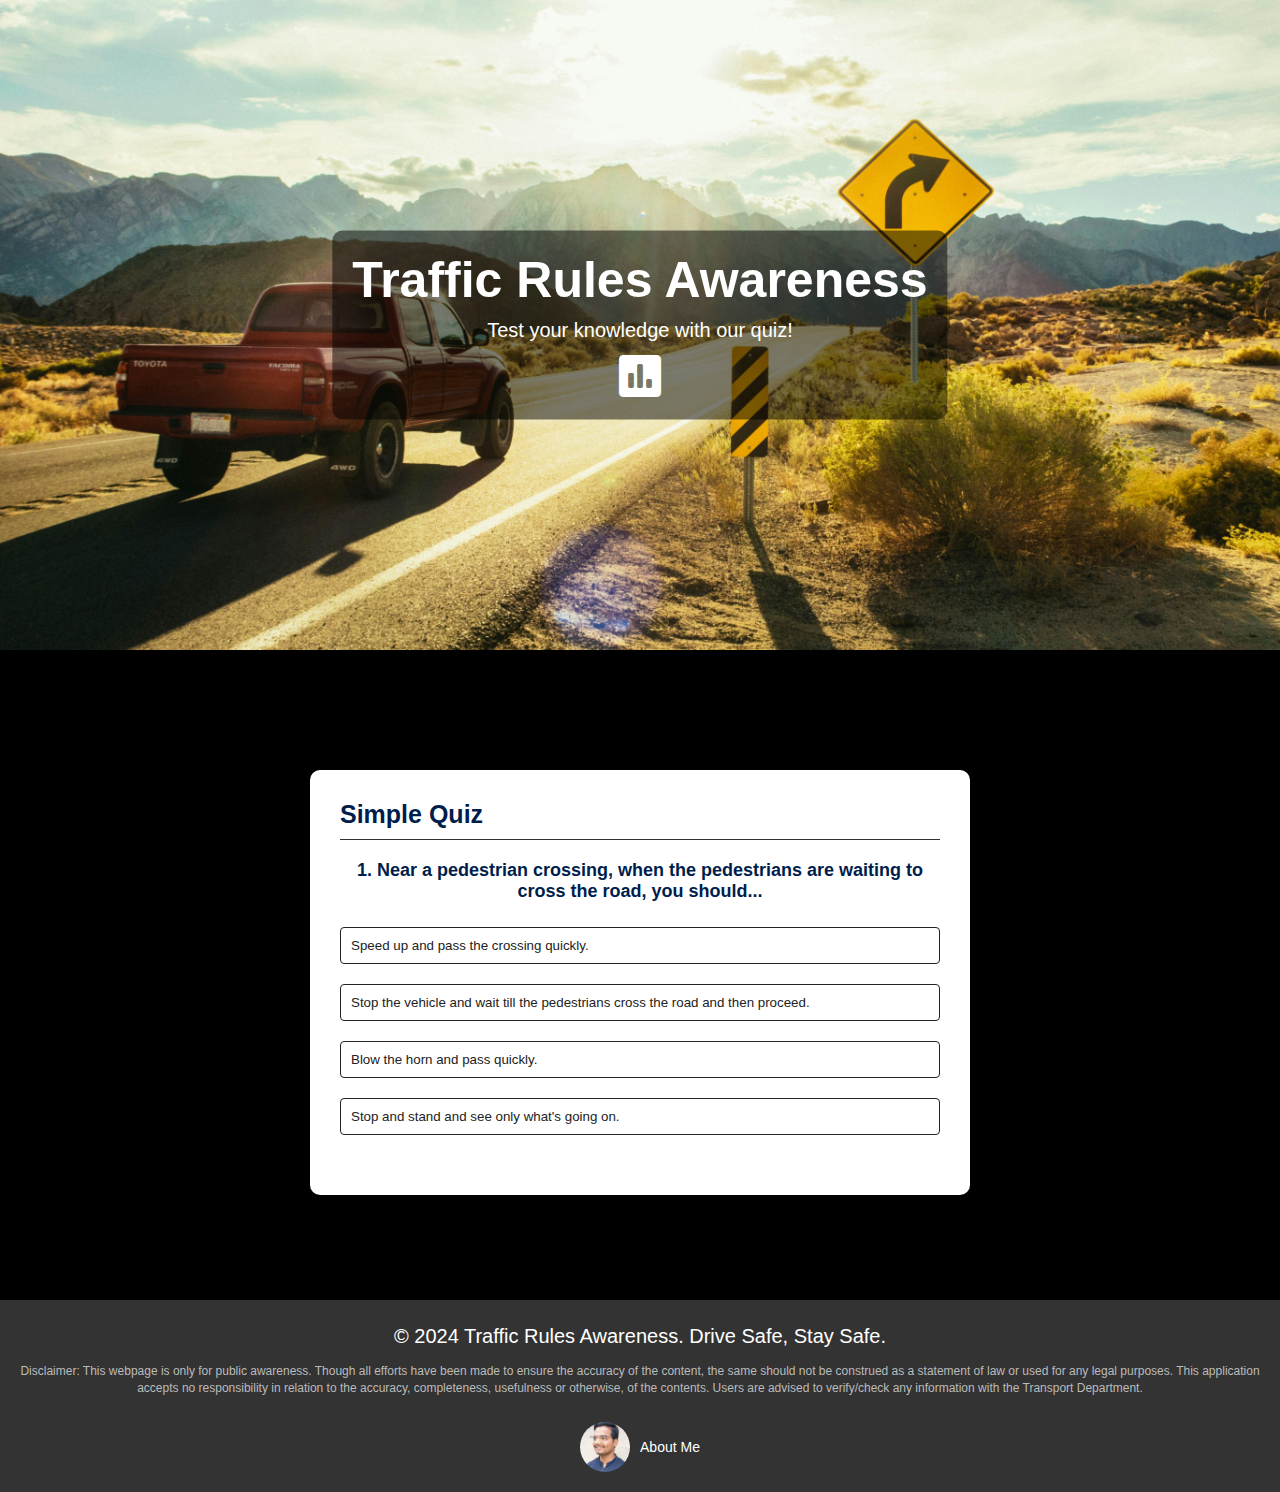
<file: quiz.html>
<!DOCTYPE html>
<html lang="en">
<head>
    <meta charset="UTF-8">
    <meta name="viewport" content="width=device-width, initial-scale=1.0">
    <title>Traffic Rules Quiz</title>
    <link rel="stylesheet" href="quiz_styles.css">
    <link rel="stylesheet" href="https://cdnjs.cloudflare.com/ajax/libs/font-awesome/5.15.4/css/all.min.css">
</head>
<body>
    <header>
        <div class="hero-image">
            <div class="hero-text">
                <h1>Traffic Rules Awareness</h1>
                <p>Test your knowledge with our quiz!</p>
                <i class="fas fa-poll fa-2x"></i>
            </div>
        </div>
    </header>
    <main>
        <div class="app">
            <h1>Simple Quiz</h1>
            <div class="quiz">
                <h2 id="question">Question goes here</h2>
                <div id="answer-buttons">
                    <button class="btn">Answer 1</button>
                    <button class="btn">Answer 2</button>
                    <button class="btn">Answer 3</button>
                    <button class="btn">Answer 4</button>
                </div>
                <button id="next-btn">Next</button>
            </div>
        </div>
    </main>
    <footer>
        <div class="footer-content">
            <p>&copy; 2024 Traffic Rules Awareness. Drive Safe, Stay Safe.</p>
            <p class="disclaimer">Disclaimer: This webpage is only for public awareness. Though all efforts have been made to ensure the accuracy of the content, the same should not be construed as a statement of law or used for any legal purposes. This application accepts no responsibility in relation to the accuracy, completeness, usefulness or otherwise, of the contents. Users are advised to verify/check any information with the Transport Department.</p>
            <a href="about-me.html" class="about-me">
                <img src="profileImage.jpg" alt="Ghansham More" class="profile-pic">
                <p>About Me</p>
            </a>
        </div>
    </footer>
    <script src="quiz_scripts.js"></script>
</body>
</html>
</file>
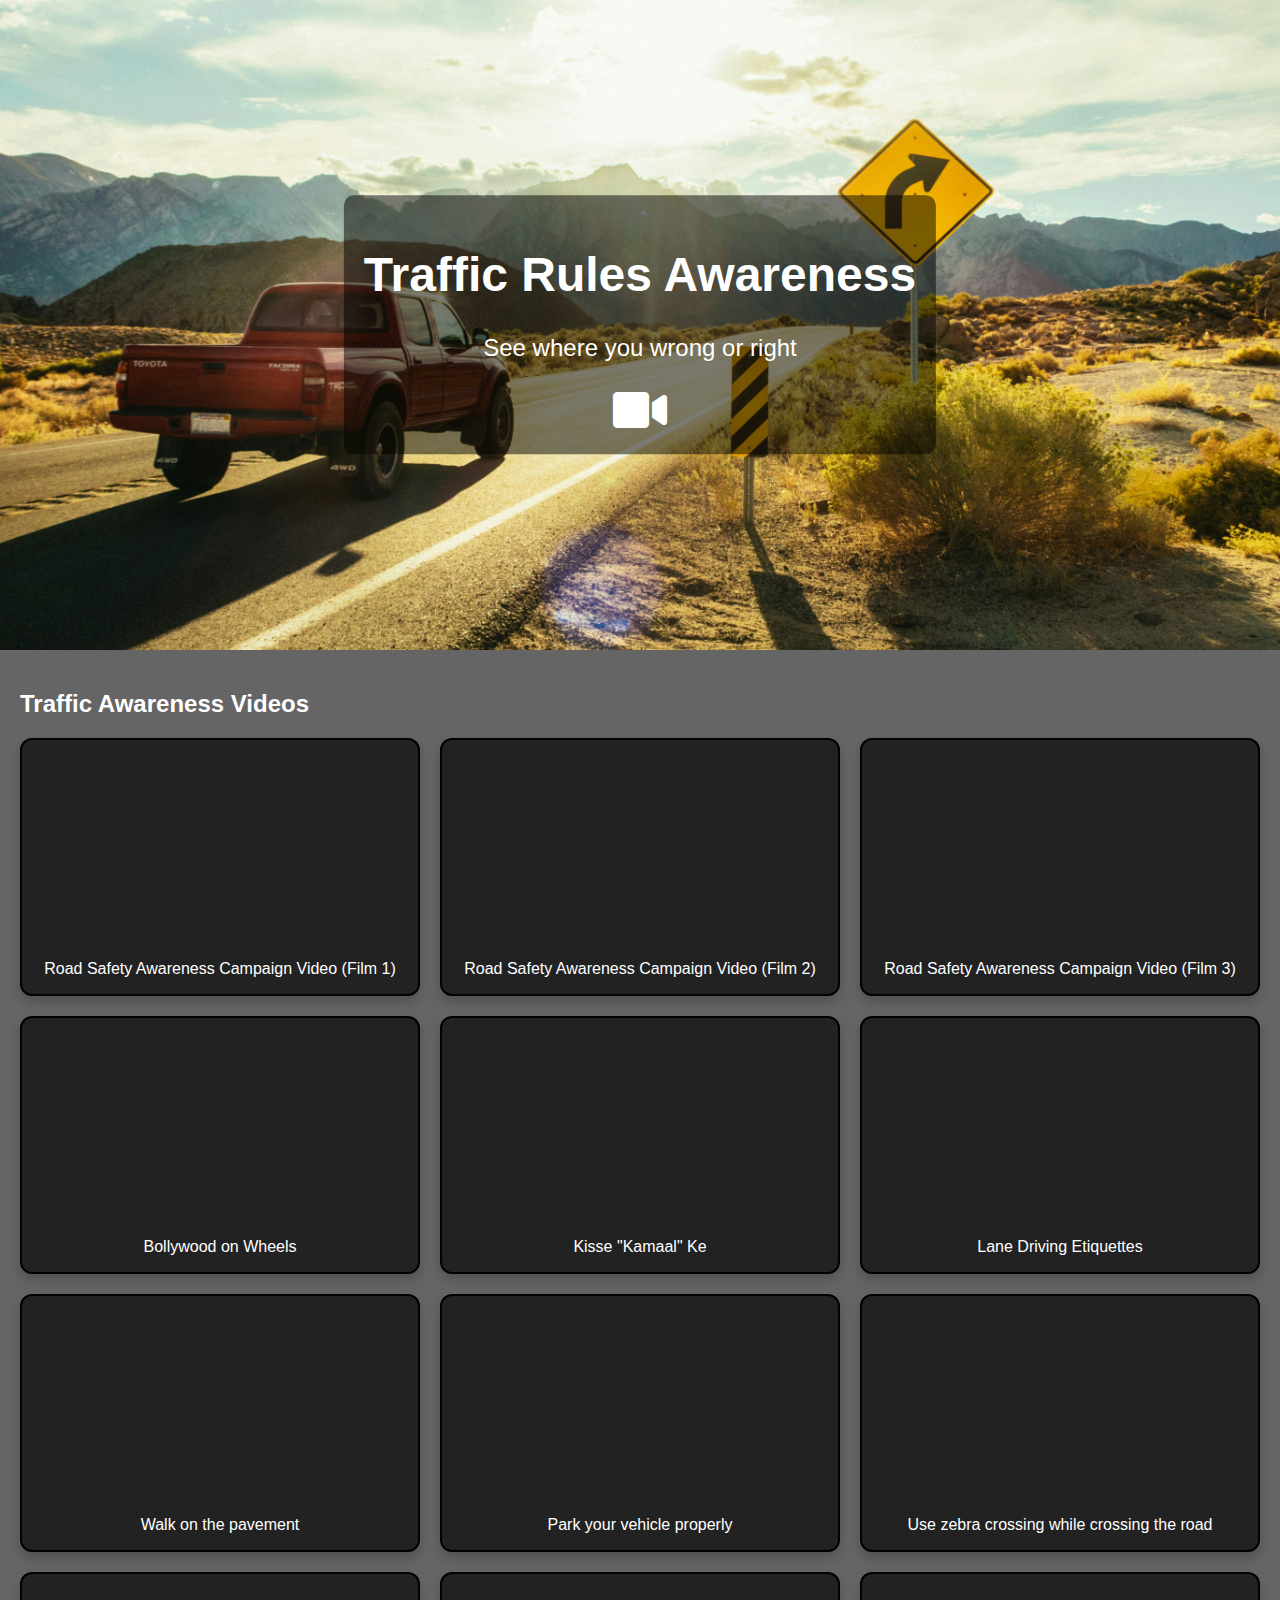
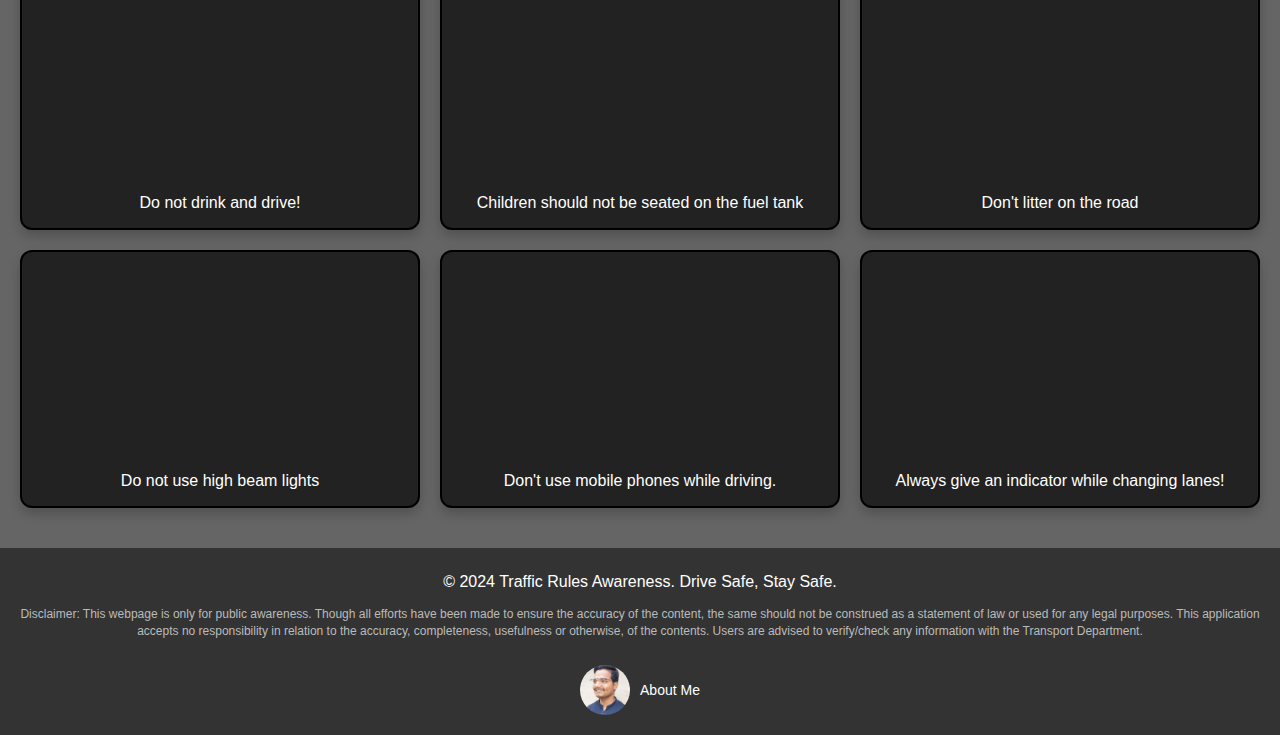
<file: videos.html>
<!DOCTYPE html>
<html lang="en">
<head>
    <meta charset="UTF-8">
    <meta name="viewport" content="width=device-width, initial-scale=1.0">
    <title>Traffic Rules Awareness - Traffic Videos</title>
    <link rel="stylesheet" href="videos_styles.css">
    <link rel="stylesheet" href="https://cdnjs.cloudflare.com/ajax/libs/font-awesome/5.15.4/css/all.min.css">
</head>
<body>
    <header>
        <div class="hero-image">
            <div class="hero-text">
                <h1>Traffic Rules Awareness</h1>
                <p>See where you wrong or right</p>
                <i class="fas fa-video fa-2x"></i>
            </div>
        </div>
    </header>
    <main>
        <div class="content-container">
            <section class="videos">
                <h2>Traffic Awareness Videos</h2>
                <div class="video-container">
                    <div class="video-item">
                        <iframe src="https://www.youtube.com/embed/qr-Xp4YyPac" frameborder="0" allowfullscreen></iframe>
                        <p>Road Safety Awareness Campaign Video (Film 1)</p>
                    </div>
                    <div class="video-item">
                        <iframe src="https://www.youtube.com/embed/V9AFfjesOb4" frameborder="0" allowfullscreen></iframe>
                        <p>Road Safety Awareness Campaign Video (Film 2)</p>
                    </div>
                    <div class="video-item">
                        <iframe src="https://www.youtube.com/embed/Kgvd7421Z3Q" frameborder="0" allowfullscreen></iframe>
                        <p>Road Safety Awareness Campaign Video (Film 3)</p>
                    </div>
                    <div class="video-item">
                        <iframe src="https://www.youtube.com/embed/iWTdzLE3XUs" frameborder="0" allowfullscreen></iframe>
                        <p>Bollywood on Wheels</p>
                    </div>
                    <div class="video-item">
                        <iframe src="https://www.youtube.com/embed/MwbMn6MS76s" frameborder="0" allowfullscreen></iframe>
                        <p>Kisse "Kamaal" Ke</p>
                    </div>
                    <div class="video-item">
                        <iframe src="https://www.youtube.com/embed/i3NPAJTEihE" frameborder="0" allowfullscreen></iframe>
                        <p>Lane Driving Etiquettes</p>
                    </div>
                    <div class="video-item">
                        <iframe src="https://www.youtube.com/embed/luOuzjNvnV0" frameborder="0" allowfullscreen></iframe>
                        <p>Walk on the pavement</p>
                    </div>
                    <div class="video-item">
                        <iframe src="https://www.youtube.com/embed/jVLQKOAi1Qg" frameborder="0" allowfullscreen></iframe>
                        <p>Park your vehicle properly</p>
                    </div>
                    <div class="video-item">
                        <iframe src="https://www.youtube.com/embed/o2rmPH5TWpI" frameborder="0" allowfullscreen></iframe>
                        <p>Use zebra crossing while crossing the road</p>
                    </div>
                    <div class="video-item">
                        <iframe src="https://www.youtube.com/embed/rKDVgo0D2qc" frameborder="0" allowfullscreen></iframe>
                        <p>Do not drink and drive!</p>
                    </div>
                    <div class="video-item">
                        <iframe src="https://www.youtube.com/embed/bajRHgfBjf8" frameborder="0" allowfullscreen></iframe>
                        <p>Children should not be seated on the fuel tank</p>
                    </div>
                    <div class="video-item">
                        <iframe src="https://www.youtube.com/embed/_SbiUr_nxqs" frameborder="0" allowfullscreen></iframe>
                        <p>Don't litter on the road</p>
                    </div>
                    <div class="video-item">
                        <iframe src="https://www.youtube.com/embed/-a9UR9jBu80" frameborder="0" allowfullscreen></iframe>
                        <p>Do not use high beam lights</p>
                    </div>
                    <div class="video-item">
                        <iframe src="https://www.youtube.com/embed/OJbmnt6J5I8" frameborder="0" allowfullscreen></iframe>
                        <p>Don't use mobile phones while driving.</p>
                    </div>
                    <div class="video-item">
                        <iframe src="https://www.youtube.com/embed/JSW7CIFpB8c" frameborder="0" allowfullscreen></iframe>
                        <p>Always give an indicator while changing lanes!</p>
                    </div>
                    
                </div>
            </section>
            
        </div>
    </main>
    <footer>
        <div class="footer-content">
            <p>&copy; 2024 Traffic Rules Awareness. Drive Safe, Stay Safe.</p>
            <p class="disclaimer">Disclaimer: This webpage is only for public awareness. Though all efforts have been made to ensure the accuracy of the content, the same should not be construed as a statement of law or used for any legal purposes. This application accepts no responsibility in relation to the accuracy, completeness, usefulness or otherwise, of the contents. Users are advised to verify/check any information with the Transport Department.</p>
            <a href="about-me.html" class="about-me">
                <img src="profileImage.jpg" alt="Ghansham More" class="profile-pic">
                <p>About Me</p>
            </a>
        </div>
    </footer>
</body>
</html>
</file>
<file: styles.css>
body {
    margin: 0;
    font-family: 'Roboto', sans-serif;
    background-color: rgba(0,0,0); /* Set the background color to black */
    color: white;
}

header {
    width: 100%;
}

.hero-image {
    background-image: url('hero_img2.jpg');
    background-size: cover;
    background-position: center;
    height: 650px;
    position: relative;
    text-align: center;
    color: white;
}

.hero-text {
    position: absolute;
    top: 50%;
    left: 50%;
    transform: translate(-50%, -50%);
    background-color: rgba(0, 0, 0, 0.5);
    padding: 20px;
    border-radius: 10px;
    font-size: 1.5rem;
}

main {
    padding: 20px;
}

.content-boxes {
    display: flex;
    flex-wrap: wrap;
    justify-content: center;
    margin: 20px 0;
}

.box {
    background-color: #2a2a2a; /* Slightly lighter than black for better visibility */
    color: white;
    width: 30%;
    height: 150px;
    margin: 10px;
    display: flex;
    flex-direction: column;
    justify-content: center;
    align-items: center;
    text-align: center;
    cursor: pointer;
    border-radius: 10px;
    transition: background-color 0.3s, transform 0.3s, border 0.3s;
    font-size: 1.2rem;
    font-weight: 700;
    border: 2px solid #444; /* Dark gray border */
    text-decoration: none; /* Remove underline from links */
}

.box i {
    margin-bottom: 10px;
    background-color: #e4c200;
    color: #fff; /* Icon color */
    padding: 20px;
    border-radius: 50%; /* Circle shape */
    margin-bottom: 10px;
    font-size: 25px; /* Adjust size if needed */
    transition: background-color 0.3s ease;
}

.box p {
    margin: 0;
}

.box:hover {
    background-color: #444; /* Change background color on hover */
    transform: scale(1.05);
    border-color: yellow;
}

.box:active {
    background-color: #666; /* Darker background color on click */
    transform: scale(0.95);
    border-color: white;
}

footer {
    background-color: #333;
    color: white;
    text-align: center;
    padding: 20px 0;
    position: static;
    width: 100%;
    bottom: 0;
}

footer .footer-content {
    display: flex;
    flex-direction: column;
    align-items: center;
}

footer .footer-content p {
    margin: 5px 0;
}

footer .footer-content .disclaimer {
    font-size: 12px;
    margin-top: 10px;
    padding: 0 20px;
    line-height: 1.4;
    color: #bbb;
}

footer .about-me {
    display: flex;
    align-items: center;
    margin-top: 20px;
    text-decoration: none;
    color: white;
}

footer .about-me .profile-pic {
    border-radius: 50%;
    width: 50px;
    height: 50px;
    object-fit: cover;
    margin-right: 10px;
}

footer .about-me p {
    margin: 0;
    font-size: 14px;
}
</file>
<file: about-me_styles.css>
body {
    margin: 0;
    font-family: 'Roboto', sans-serif;
    background-color: #f4f4f4;
    color: #333;
    
}

header {
    width: 100%;
}

.hero-image {
    background-color: #000033;
    height: 200px;
    position: relative;
    text-align: center;
    color: white;
}

.hero-text {
    position: absolute;
    top: 50%;
    left: 50%;
    transform: translate(-50%, -50%);
    background-color: rgba(0, 0, 0, 0.5);
    padding: 20px;
    border-radius: 10px;
    font-size: 1.5rem;
}

main {
    padding: 20px;
    
}

.box{
    display: flex;
    justify-content: center;
    align-items: center;
    
}

.profile {
    width: 33%;
    display: flex;
    flex-direction: column;
    align-items: center;
    text-align: center;
    box-shadow: 0 4px 8px rgba(0, 0, 0, 0.2); /* Add shadow effect */
    border-radius: 10px; /* Optional: Rounded corners for a softer look */
    padding: 10px; /* Optional: Add some padding inside the box */
    background-color: #fff; /* Optional: Background color to ensure the shadow is visible */
}
.profile:hover{
    box-shadow: 0 6px 12px rgba(0, 0, 0, 0.4); 
}
.profile-info {
    display: flex;
    flex-direction: column;
    align-items: center;
    margin-bottom: 20px;
}

.profile-pic {
    border-radius: 50%;
    width: 150px;
    height: 150px;
    object-fit: cover;
    margin-bottom: 10px;
}

.details {
    margin-top: 10px;
}

.social-links {
    margin-top: 20px;
}

.social-links a {
    display: flex;
    justify-content: center;
    margin: 5px 0;
    color: #007bff;
    text-decoration: none;
    font-size: 18px;
}

.social-links a i {
    margin-right: 10px;
}

.social-links a:hover {
    text-decoration: underline;
}

footer {
    background-color: #333;
    color: white;
    text-align: center;
    padding: 20px 0;
    position: static;
    width: 100%;
    bottom: 0;
}

footer .footer-content {
    display: flex;
    flex-direction: column;
    align-items: center;
}

footer .footer-content p {
    margin: 5px 0;
}

footer .footer-content .disclaimer {
    font-size: 12px;
    margin-top: 10px;
    padding: 0 20px;
    line-height: 1.4;
    color: #bbb;
}

footer .about-me {
    display: flex;
    align-items: center;
    margin-top: 20px;
    text-decoration: none;
    color: white;
}

footer .about-me .profile-pic {
    border-radius: 50%;
    width: 50px;
    height: 50px;
    object-fit: cover;
    margin-right: 10px;
}

footer .about-me p {
    margin: 0;
    font-size: 14px;
}
</file>
<file: laws_styles.css>
body {
    margin: 0;
    font-family: 'Roboto', sans-serif;
    background-color: black; /* Set the background color to black */
    color: white;
}

header {
    width: 100%;
    height: 650px; /* Set height of the header */
    position: relative;
}

.hero-image {
    background-image: url('hero_img2.jpg');
    background-size: cover;
    background-position: center;
    height: 100%;
    position: relative;
    top: 0;
    left: 0;
    width: 100%;
}

.hero-text {
    position: absolute;
    top: 50%;
    left: 50%;
    transform: translate(-50%, -50%);
    background-color: rgba(0, 0, 0, 0.5);
    padding: 20px;
    border-radius: 10px;
    font-size: 1.5rem;
    text-align: center;
}

h1 {
    font-size: 50px;
    margin: 0;
}

p {
    font-size: 20px;
    margin: 10px 0;
}

main {
    padding: 20px;
}

h2 {
    text-align: center;
    margin-top: 0;
}

.content-boxes {
    display: flex;
    flex-wrap: wrap;
    justify-content: center;
}

.main-box {
    background-color: #2e2e2e; /* Dark background for main box */
    border: 2px solid rgb(3, 3, 2); /* Yellow border */
    border-radius: 10px;
    margin: 10px;
    padding: 20px;
    width: 45%;
    display: flex;
    align-items: center;
    transition: background-color 0.3s, transform 0.3s, border-color 0.3s;
}

.main-box:hover {
    background-color: #444; /* Change background color on hover */
    transform: scale(1.05);
    border-color: yellow;
}

.main-box:active {
    background-color: #666; /* Darker background color on click */
    transform: scale(0.95);
    border-color: white;
}

.law-box {
    flex: 1;
    padding: 10px;
}

.info-box {
    flex: 2;
    background-color: #3e3e3e; /* Slightly lighter background for info box */
    padding: 20px;
    border-radius: 5px;
    margin-left: 20px;
}

footer {
    background-color: #333;
    color: white;
    text-align: center;
    padding: 20px 0;
    position: static;
    width: 100%;
    bottom: 0;
}

footer .footer-content {
    display: flex;
    flex-direction: column;
    align-items: center;
}

footer .footer-content p {
    margin: 5px 0;
}

footer .footer-content .disclaimer {
    font-size: 12px;
    margin-top: 10px;
    padding: 0 20px;
    line-height: 1.4;
    color: #bbb;
}

footer .about-me {
    display: flex;
    align-items: center;
    margin-top: 20px;
    text-decoration: none;
    color: white;
}

footer .about-me .profile-pic {
    border-radius: 50%;
    width: 50px;
    height: 50px;
    object-fit: cover;
    margin-right: 10px;
}

footer .about-me p {
    margin: 0;
    font-size: 14px;
}
</file>
<file: questions_styles.css>
body {
    margin: 0;
    font-family: 'Roboto', sans-serif;
    background-color: black; /* Set the background color to black */
    color: white;
}

header {
    width: 100%;
    height: 650px; /* Set height of the header */
    position: relative;
}

.hero-image {
    background-image: url('hero_img2.jpg');
    background-size: cover;
    background-position: center;
    height: 100%;
    position: relative;
    top: 0;
    left: 0;
    width: 100%;
}

.hero-text {
    position: absolute;
    top: 50%;
    left: 50%;
    transform: translate(-50%, -50%);
    background-color: rgba(0, 0, 0, 0.5);
    padding: 20px;
    border-radius: 10px;
    font-size: 1.5rem;
    text-align: center;
}

h1 {
    font-size: 50px;
    margin: 0;
}

p {
    font-size: 20px;
    margin: 10px 0;
}

main {
    padding: 20px;
}

h2 {
    text-align: center;
    margin-top: 0;
}

.content-boxes {
    display: flex;
    flex-wrap: wrap;
    justify-content: center;
}

.main-box {
    background-color: #2e2e2e; /* Dark background for main box */
    border: 2px solid rgb(7, 7, 7); /* Yellow border */
    border-radius: 10px;
    margin: 10px;
    padding: 20px;
    width: 45%;
    transition: background-color 0.3s, transform 0.3s, border-color 0.3s;
}

.main-box:hover {
    background-color: #444; /* Change background color on hover */
    transform: scale(1.05);
    border-color: yellow;
}

.main-box:active {
    background-color: #666; /* Darker background color on click */
    transform: scale(0.95);
    border-color: white;
}

.question-box {
    background-color: #3e3e3e; /* Slightly lighter background for question box */
    padding: 10px;
    border-radius: 5px;
    margin-bottom: 10px;
}

.answer-box {
    background-color: #4e4e4e; /* Slightly lighter background for answer box */
    padding: 10px;
    border-radius: 5px;
}

footer {
    background-color: #333;
    color: white;
    text-align: center;
    padding: 20px 0;
    position: static;
    width: 100%;
    bottom: 0;
}

footer .footer-content {
    display: flex;
    flex-direction: column;
    align-items: center;
}

footer .footer-content p {
    margin: 5px 0;
}

footer .footer-content .disclaimer {
    font-size: 12px;
    margin-top: 10px;
    padding: 0 20px;
    line-height: 1.4;
    color: #bbb;
}

footer .about-me {
    display: flex;
    align-items: center;
    margin-top: 20px;
    text-decoration: none;
    color: white;
}

footer .about-me .profile-pic {
    border-radius: 50%;
    width: 50px;
    height: 50px;
    object-fit: cover;
    margin-right: 10px;
}

footer .about-me p {
    margin: 0;
    font-size: 14px;
}
</file>
<file: quiz_styles.css>
body {
    margin: 0;
    font-family: 'Roboto', sans-serif;
    background-color: black; /* Set the background color to black */
    color: white;
}

header {
    width: 100%;
    height: 650px; /* Set height of the header */
    position: relative;
}

.hero-image {
    background-image: url('hero_img2.jpg');
    background-size: cover;
    background-position: center;
    height: 100%;
    position: relative;
    top: 0;
    left: 0;
    width: 100%;
}

.hero-text {
    position: absolute;
    top: 50%;
    left: 50%;
    transform: translate(-50%, -50%);
    background-color: rgba(0, 0, 0, 0.5);
    padding: 20px;
    border-radius: 10px;
    font-size: 1.5rem;
    text-align: center;
}

h1 {
    font-size: 50px;
    margin: 0;
}

p {
    font-size: 20px;
    margin: 10px 0;
}

main {
    padding: 20px;
    display: flex;
    justify-content: center;
    flex-direction: column;
    align-items: center;
    margin-bottom: 85px;
}

h2 {
    text-align: center;
    margin-top: 0;
}

.app{
    background-color: #fff;
    width: 90%;
    max-width: 600px;
    margin: 100px auto 0;
    border-radius: 10px;
    padding: 30px;
}
.app h1{
    font-size: 25px;
    color: #001e4d;
    font-weight: 600;
    border-bottom: 1px  solid #333;
    padding-bottom: 10px;
}
.quiz{
    padding: 20px 0;
}
.quiz h2{
    font-size: 18px;
    color: #001e4d;
    font-weight: 600;
}
.btn{
    background: #fff;
    color: #222;
    font-weight: 500;
    width: 100%;
    border: 1px solid #222;
    padding: 10px;
    margin: 10px 0;
    text-align: left;
    border-radius: 4px;
    cursor: pointer;
    transition: all 0.3s;
}
.btn:hover:not([disabled]){
    background: #222;
    color: #fff;
}
.btn:disabled{
    cursor: no-drop;
}
#next-btn{
    background-color: #001e4d;
    color: #fff;
    font-weight: 500;
    width: 150px;
    border: 0;
    padding: 10px;
    margin: 20px auto 0;
    border-radius: 4px;
    cursor: pointer;
    display: none;
}
.correct{
    background: #9aeabc;
}
.incorrect{
    background: #ff9393;
}
footer {
    background-color: #333;
    color: white;
    text-align: center;
    padding: 20px 0;
    position: static;
    width: 100%;
    bottom: 0;
}

footer .footer-content {
    display: flex;
    flex-direction: column;
    align-items: center;
}

footer .footer-content p {
    margin: 5px 0;
}

footer .footer-content .disclaimer {
    font-size: 12px;
    margin-top: 10px;
    padding: 0 20px;
    line-height: 1.4;
    color: #bbb;
}

footer .about-me {
    display: flex;
    align-items: center;
    margin-top: 20px;
    text-decoration: none;
    color: white;
}

footer .about-me .profile-pic {
    border-radius: 50%;
    width: 50px;
    height: 50px;
    object-fit: cover;
    margin-right: 10px;
}

footer .about-me p {
    margin: 0;
    font-size: 14px;
}
</file>
<file: videos_styles.css>
/* General Styles */
body {
    margin: 0;
    font-family: 'Roboto', sans-serif;
    background-color: rgba(85, 84, 84, 0.9); /* Set the background color to a dark shade */
    color: white;
}

/* Header and Hero Image Styles */
header {
    width: 100%;
}

.hero-image {
    background-image: url('hero_img2.jpg');
    background-size: cover;
    background-position: center;
    height: 650px;
    position: relative;
    text-align: center;
    color: white;
}

.hero-text {
    position: absolute;
    top: 50%;
    left: 50%;
    transform: translate(-50%, -50%);
    background-color: rgba(0, 0, 0, 0.5);
    padding: 20px;
    border-radius: 10px;
    font-size: 1.5rem;
}

/* Main Content Styles */
main {
    padding: 20px;
}

/* Video and Animation Sections */
.videos, .animations {
    margin: 20px 0;
}

.video-container, .animation-container {
    display: flex;
    flex-wrap: wrap;
    gap: 20px;
}

.video-item, .animation-item {
    flex: 1 1 calc(33.333% - 20px); /* Three items per row */
    box-shadow: 0 6px 12px rgba(0, 0, 0, 0.2); /* Larger shadow */
    border-radius: 12px; /* Border radius for rounded corners */
    overflow: hidden;
    border: 2px solid black;
    text-align: center;
    background-color: #222; /* Slightly different background for items */
    transition: box-shadow 0.3s ease; /* Smooth transition for shadow change */
}

.video-item:hover, .animation-item:hover {
    box-shadow: 0 12px 24px rgba(0, 0, 0, 0.4); /* Darker and more prominent shadow on hover */
}

.video-item iframe, .animation-item iframe {
    width: 100%;
    height: 200px;
}

/* Footer Styles */
footer {
    background-color: #333;
    color: white;
    text-align: center;
    padding: 20px 0;
    position: static;
    width: 100%;
    bottom: 0;
}

footer .footer-content {
    display: flex;
    flex-direction: column;
    align-items: center;
}

footer .footer-content p {
    margin: 5px 0;
}

footer .footer-content .disclaimer {
    font-size: 12px;
    margin-top: 10px;
    padding: 0 20px;
    line-height: 1.4;
    color: #bbb;
}

footer .about-me {
    display: flex;
    align-items: center;
    margin-top: 20px;
    text-decoration: none;
    color: white;
}

footer .about-me .profile-pic {
    border-radius: 50%;
    width: 50px;
    height: 50px;
    object-fit: cover;
    margin-right: 10px;
}

footer .about-me p {
    margin: 0;
    font-size: 14px;
}
</file>
